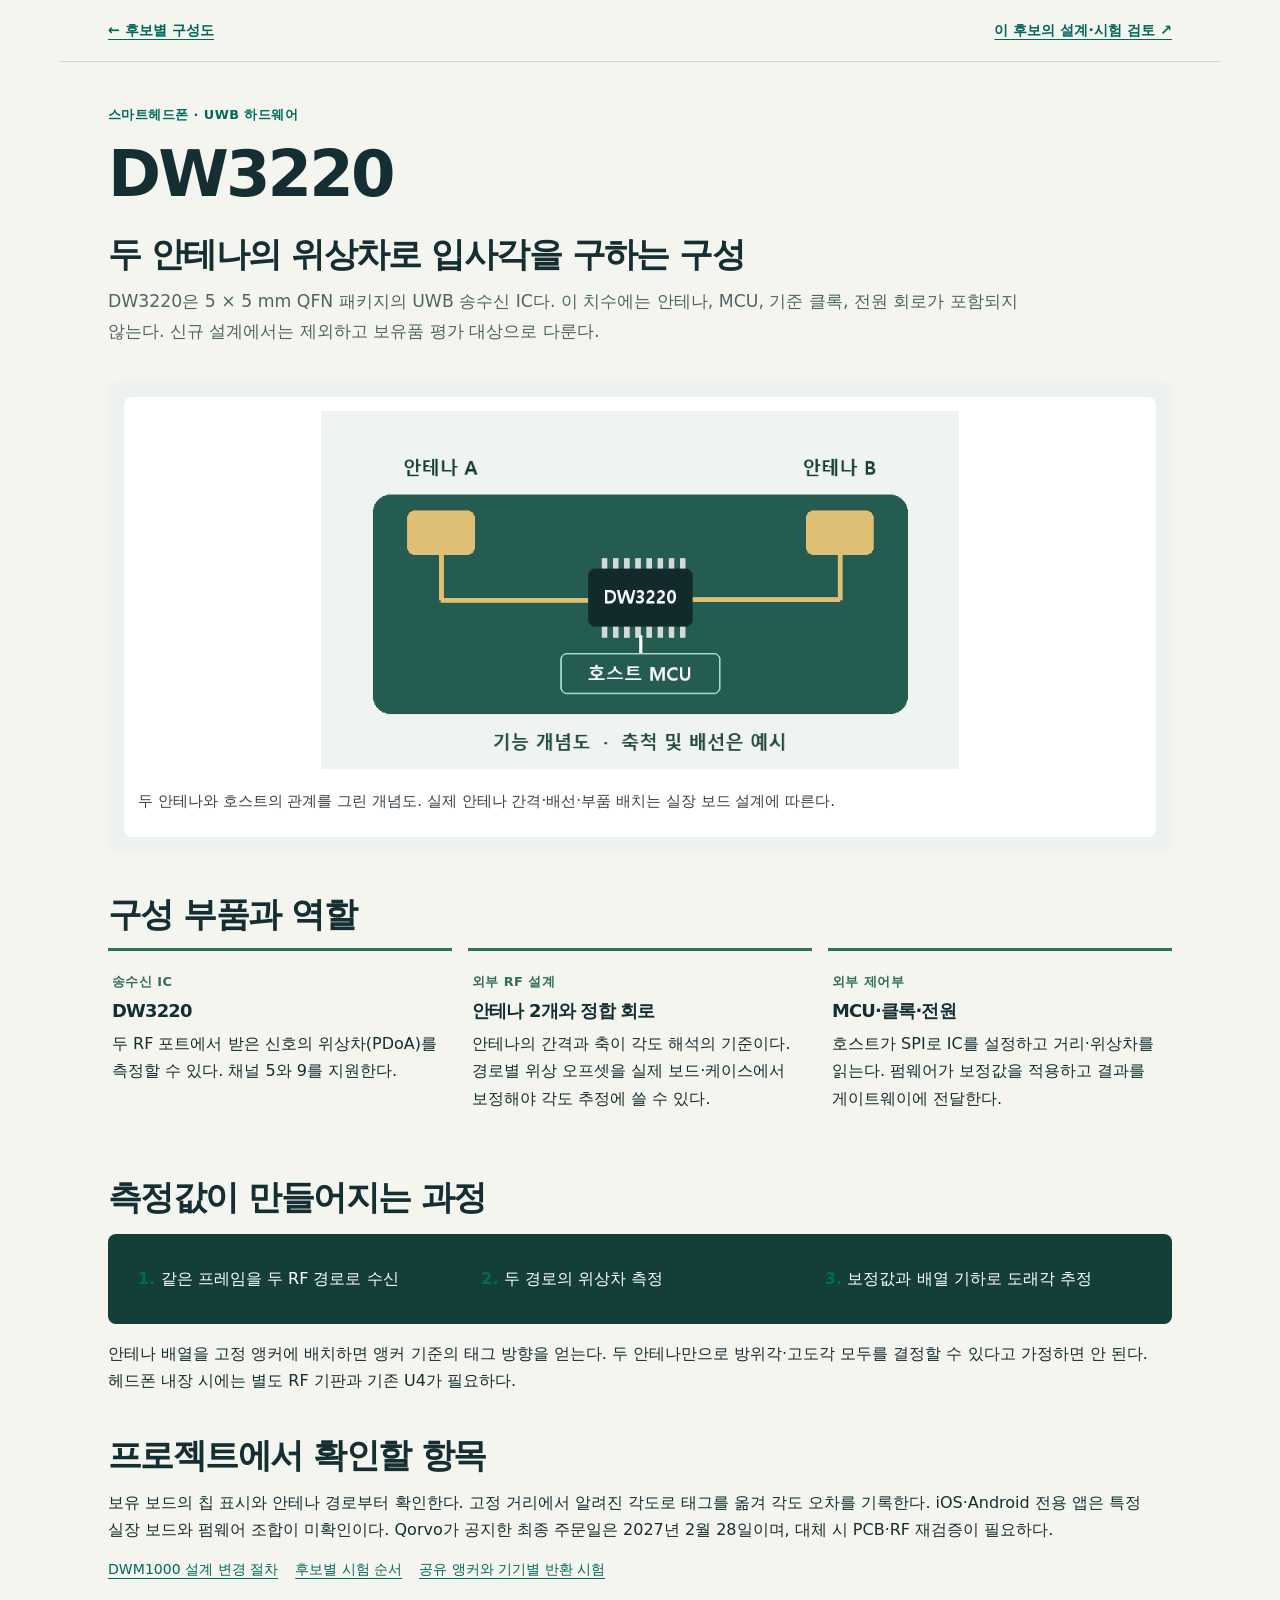
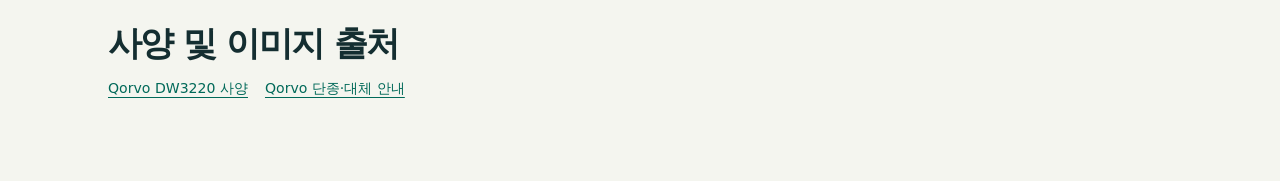
<file: dw3220-hardware.html>
<!doctype html>
<html lang="ko"><head><meta charset="utf-8"><meta name="viewport" content="width=device-width,initial-scale=1"><title>DW3220 부품 구성 | 스마트헤드폰 UWB 조사</title><link rel="stylesheet" href="research.css"><link rel="stylesheet" href="hardware-assets/guide.css"></head>
<body><header><a href="index.html#hardware-guides">← 후보별 구성도</a><a href="dw3220.html">이 후보의 설계·시험 검토 ↗</a></header><main class="guide">
<div class="intro"><small>스마트헤드폰 · UWB 하드웨어</small><h1>DW3220</h1><h2>두 안테나의 위상차로 입사각을 구하는 구성</h2><p>DW3220은 5 × 5 mm QFN 패키지의 UWB 송수신 IC다. 이 치수에는 안테나, MCU, 기준 클록, 전원 회로가 포함되지 않는다. 신규 설계에서는 제외하고 보유품 평가 대상으로 다룬다.</p></div>
<div class="gallery"><figure><a href="hardware-assets/dw3220-array.png"><img src="hardware-assets/dw3220-array.png" alt="두 안테나와 호스트의 관계를 그린 개념도. 실제 안테나 간격·배선·부품 배치는 실장 보드 설계에 따른다."></a><figcaption>두 안테나와 호스트의 관계를 그린 개념도. 실제 안테나 간격·배선·부품 배치는 실장 보드 설계에 따른다.</figcaption></figure></div>
<section><h2>구성 부품과 역할</h2><div class="parts"><div><small>송수신 IC</small><h3>DW3220</h3><p>두 RF 포트에서 받은 신호의 위상차(PDoA)를 측정할 수 있다. 채널 5와 9를 지원한다.</p></div>
<div><small>외부 RF 설계</small><h3>안테나 2개와 정합 회로</h3><p>안테나의 간격과 축이 각도 해석의 기준이다. 경로별 위상 오프셋을 실제 보드·케이스에서 보정해야 각도 추정에 쓸 수 있다.</p></div>
<div><small>외부 제어부</small><h3>MCU·클록·전원</h3><p>호스트가 SPI로 IC를 설정하고 거리·위상차를 읽는다. 펌웨어가 보정값을 적용하고 결과를 게이트웨이에 전달한다.</p></div></div></section>
<section><h2>측정값이 만들어지는 과정</h2><ol class="pathway"><li>같은 프레임을 두 RF 경로로 수신</li><li>두 경로의 위상차 측정</li><li>보정값과 배열 기하로 도래각 추정</li></ol><p>안테나 배열을 고정 앵커에 배치하면 앵커 기준의 태그 방향을 얻는다. 두 안테나만으로 방위각·고도각 모두를 결정할 수 있다고 가정하면 안 된다. 헤드폰 내장 시에는 별도 RF 기판과 기존 U4가 필요하다.</p></section>
<section><h2>프로젝트에서 확인할 항목</h2><p>보유 보드의 칩 표시와 안테나 경로부터 확인한다. 고정 거리에서 알려진 각도로 태그를 옮겨 각도 오차를 기록한다. iOS·Android 전용 앱은 특정 실장 보드와 펌웨어 조합이 미확인이다. Qorvo가 공지한 최종 주문일은 2027년 2월 28일이며, 대체 시 PCB·RF 재검증이 필요하다.</p><div class="refs"><a href="dw3220.html#migration">DWM1000 설계 변경 절차</a>
<a href="dw3220.html#tests">후보별 시험 순서</a>
<a href="protocol.html#shared-pairs">공유 앵커와 기기별 반환 시험</a></div></section>
<section><h2>사양 및 이미지 출처</h2><div class="refs"><a href="https://www.qorvo.com/products/p/DW3220">Qorvo DW3220 사양</a>
<a href="https://forum.qorvo.com/t/dw3220-eol-replacement-compatability/27053">Qorvo 단종·대체 안내</a></div></section></main></body></html>
</file>
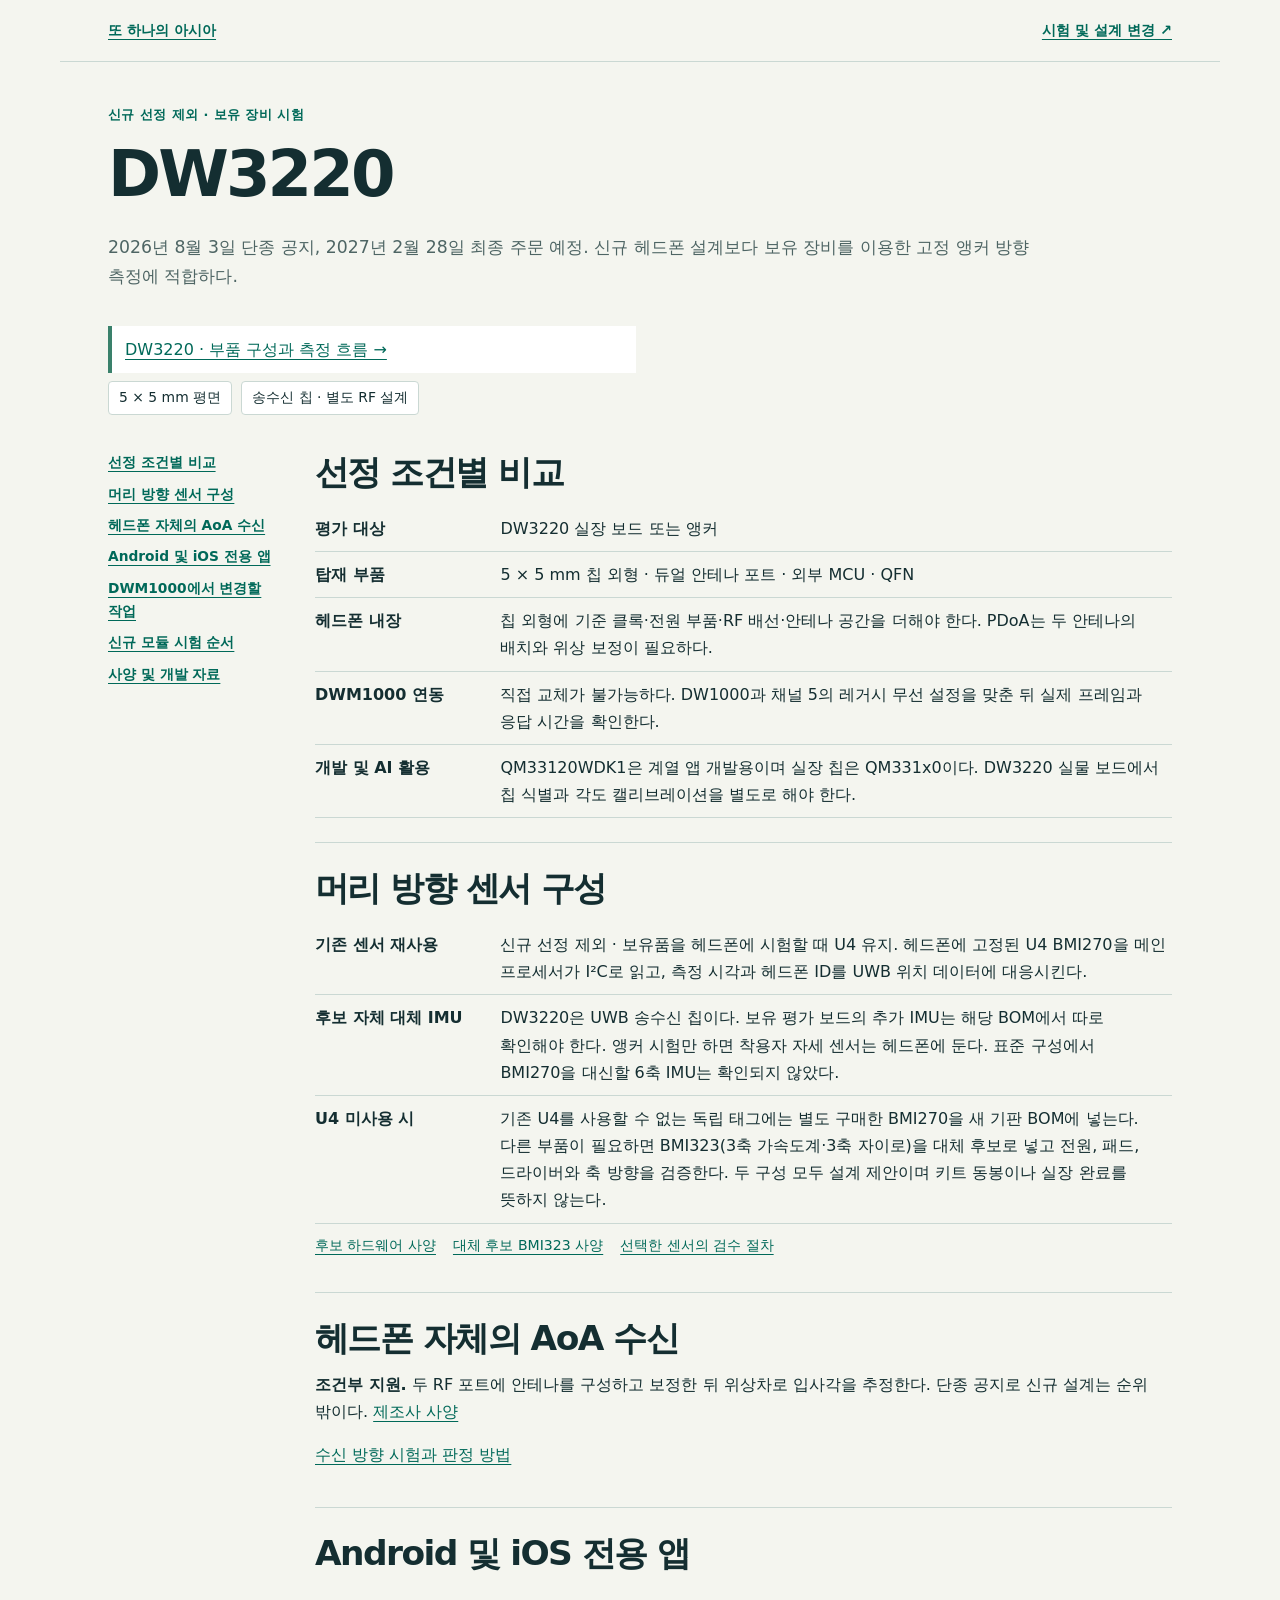
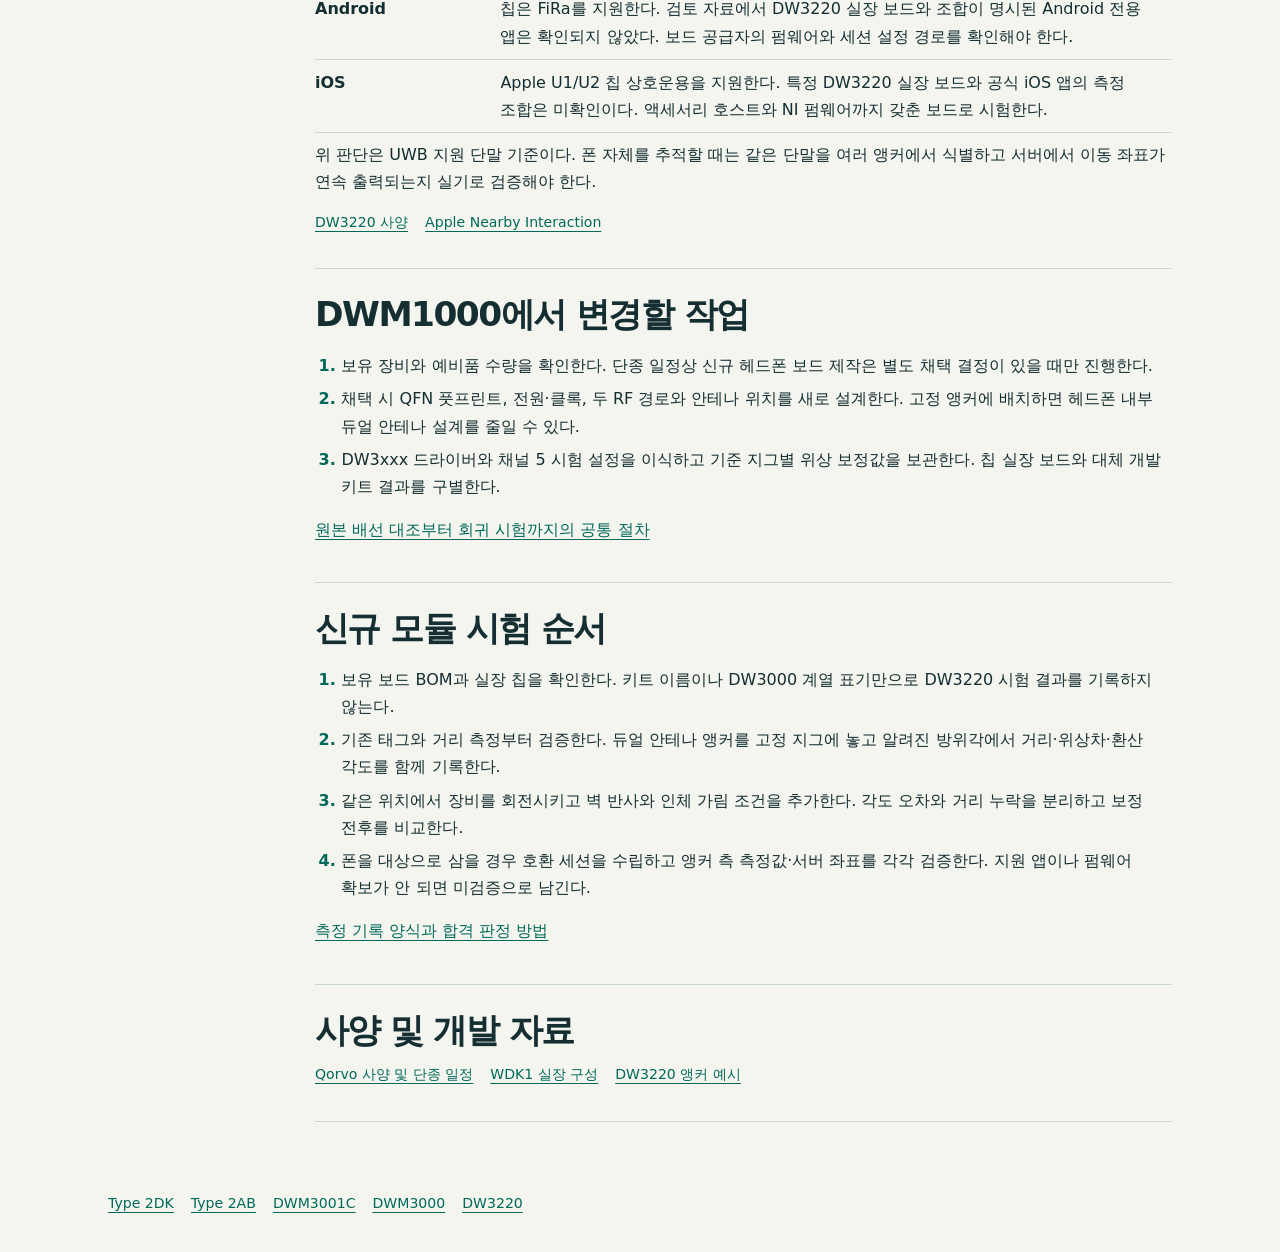
<file: dw3220.html>
<!doctype html>
<html lang="ko"><head><meta charset="utf-8"><meta name="viewport" content="width=device-width,initial-scale=1"><title>DW3220 | 또 하나의 아시아</title><link rel="stylesheet" href="research.css"></head><body><header><a href="index.html">또 하나의 아시아</a><a href="protocol.html">시험 및 설계 변경 ↗</a></header><main><div class="intro"><small>신규 선정 제외 · 보유 장비 시험</small><h1>DW3220</h1><p>2026년 8월 3일 단종 공지, 2027년 2월 28일 최종 주문 예정. 신규 헤드폰 설계보다 보유 장비를 이용한 고정 앵커 방향 측정에 적합하다.</p></div><div class="testlinks"><a href="dw3220-hardware.html">DW3220 · 부품 구성과 측정 흐름 →</a></div><div class="facts"><span>5 × 5 mm 평면</span><span>송수신 칩 · 별도 RF 설계</span></div><div class="layout"><nav class="side" aria-label="페이지 목차"><a href="#compare">선정 조건별 비교</a><a href="#head-imu">머리 방향 센서 구성</a><a href="#aoa">헤드폰 자체의 AoA 수신</a><a href="#mobile-apps">Android 및 iOS 전용 앱</a><a href="#migration">DWM1000에서 변경할 작업</a><a href="#tests">신규 모듈 시험 순서</a><a href="#sources">사양 및 개발 자료</a></nav><article><section class="section" id="compare"><h2>선정 조건별 비교</h2><dl><div><dt>평가 대상</dt><dd>DW3220 실장 보드 또는 앵커</dd></div><div><dt>탑재 부품</dt><dd>5 × 5 mm 칩 외형 · 듀얼 안테나 포트 · 외부 MCU · QFN</dd></div><div><dt>헤드폰 내장</dt><dd>칩 외형에 기준 클록·전원 부품·RF 배선·안테나 공간을 더해야 한다. PDoA는 두 안테나의 배치와 위상 보정이 필요하다.</dd></div><div><dt>DWM1000 연동</dt><dd>직접 교체가 불가능하다. DW1000과 채널 5의 레거시 무선 설정을 맞춘 뒤 실제 프레임과 응답 시간을 확인한다.</dd></div><div><dt>개발 및 AI 활용</dt><dd>QM33120WDK1은 계열 앱 개발용이며 실장 칩은 QM331x0이다. DW3220 실물 보드에서 칩 식별과 각도 캘리브레이션을 별도로 해야 한다.</dd></div></dl></section><section class="section" id="head-imu"><h2>머리 방향 센서 구성</h2><dl><div><dt>기존 센서 재사용</dt><dd>신규 선정 제외 · 보유품을 헤드폰에 시험할 때 U4 유지. 헤드폰에 고정된 U4 BMI270을 메인 프로세서가 I²C로 읽고, 측정 시각과 헤드폰 ID를 UWB 위치 데이터에 대응시킨다.</dd></div><div><dt>후보 자체 대체 IMU</dt><dd>DW3220은 UWB 송수신 칩이다. 보유 평가 보드의 추가 IMU는 해당 BOM에서 따로 확인해야 한다. 앵커 시험만 하면 착용자 자세 센서는 헤드폰에 둔다. 표준 구성에서 BMI270을 대신할 6축 IMU는 확인되지 않았다.</dd></div><div><dt>U4 미사용 시</dt><dd>기존 U4를 사용할 수 없는 독립 태그에는 별도 구매한 BMI270을 새 기판 BOM에 넣는다. 다른 부품이 필요하면 BMI323(3축 가속도계·3축 자이로)을 대체 후보로 넣고 전원, 패드, 드라이버와 축 방향을 검증한다. 두 구성 모두 설계 제안이며 키트 동봉이나 실장 완료를 뜻하지 않는다.</dd></div></dl><div class="links"><a href="https://www.qorvo.com/products/p/DW3220">후보 하드웨어 사양</a><a href="https://www.bosch-sensortec.com/media/boschsensortec/downloads/product_flyer/bst-bmi323-fl000.pdf">대체 후보 BMI323 사양</a><a href="protocol.html#head-imu">선택한 센서의 검수 절차</a></div></section><section class="section" id="aoa"><h2>헤드폰 자체의 AoA 수신</h2><p><b>조건부 지원.</b> 두 RF 포트에 안테나를 구성하고 보정한 뒤 위상차로 입사각을 추정한다. 단종 공지로 신규 설계는 순위 밖이다. <a href="https://www.qorvo.com/products/p/DW3220">제조사 사양</a></p><p><a href="protocol.html#aoa">수신 방향 시험과 판정 방법</a></p></section><section class="section" id="mobile-apps"><h2>Android 및 iOS 전용 앱</h2><dl><div><dt>Android</dt><dd>칩은 FiRa를 지원한다. 검토 자료에서 DW3220 실장 보드와 조합이 명시된 Android 전용 앱은 확인되지 않았다. 보드 공급자의 펌웨어와 세션 설정 경로를 확인해야 한다.</dd></div><div><dt>iOS</dt><dd>Apple U1/U2 칩 상호운용을 지원한다. 특정 DW3220 실장 보드와 공식 iOS 앱의 측정 조합은 미확인이다. 액세서리 호스트와 NI 펌웨어까지 갖춘 보드로 시험한다.</dd></div></dl><p>위 판단은 UWB 지원 단말 기준이다. 폰 자체를 추적할 때는 같은 단말을 여러 앵커에서 식별하고 서버에서 이동 좌표가 연속 출력되는지 실기로 검증해야 한다.</p><div class="links"><a href="https://www.qorvo.com/products/p/DW3220">DW3220 사양</a><a href="https://developer.apple.com/nearby-interaction/">Apple Nearby Interaction</a></div></section><section class="section" id="migration"><h2>DWM1000에서 변경할 작업</h2><ol><li>보유 장비와 예비품 수량을 확인한다. 단종 일정상 신규 헤드폰 보드 제작은 별도 채택 결정이 있을 때만 진행한다.</li><li>채택 시 QFN 풋프린트, 전원·클록, 두 RF 경로와 안테나 위치를 새로 설계한다. 고정 앵커에 배치하면 헤드폰 내부 듀얼 안테나 설계를 줄일 수 있다.</li><li>DW3xxx 드라이버와 채널 5 시험 설정을 이식하고 기준 지그별 위상 보정값을 보관한다. 칩 실장 보드와 대체 개발 키트 결과를 구별한다.</li></ol><p><a href="protocol.html#change">원본 배선 대조부터 회귀 시험까지의 공통 절차</a></p></section><section class="section" id="tests"><h2>신규 모듈 시험 순서</h2><ol><li>보유 보드 BOM과 실장 칩을 확인한다. 키트 이름이나 DW3000 계열 표기만으로 DW3220 시험 결과를 기록하지 않는다.</li><li>기존 태그와 거리 측정부터 검증한다. 듀얼 안테나 앵커를 고정 지그에 놓고 알려진 방위각에서 거리·위상차·환산 각도를 함께 기록한다.</li><li>같은 위치에서 장비를 회전시키고 벽 반사와 인체 가림 조건을 추가한다. 각도 오차와 거리 누락을 분리하고 보정 전후를 비교한다.</li><li>폰을 대상으로 삼을 경우 호환 세션을 수립하고 앵커 측 측정값·서버 좌표를 각각 검증한다. 지원 앱이나 펌웨어 확보가 안 되면 미검증으로 남긴다.</li></ol><p><a href="protocol.html#accept">측정 기록 양식과 합격 판정 방법</a></p></section><section class="section" id="sources"><h2>사양 및 개발 자료</h2><div class="links"><a href="https://www.qorvo.com/products/p/DW3220">Qorvo 사양 및 단종 일정</a><a href="https://www.qorvo.com/products/ek/QM33120WDK1">WDK1 실장 구성</a><a href="https://rtls1.haorutech.com/en/products/ulm3-pdoa">DW3220 앵커 예시</a></div></section></article></div></main><footer><div class="refs"><a href="type-2dk.html">Type 2DK</a><a href="type-2ab.html">Type 2AB</a><a href="dwm3001c.html">DWM3001C</a><a href="dwm3000.html">DWM3000</a><a href="dw3220.html">DW3220</a></div></footer></body></html>
</file>
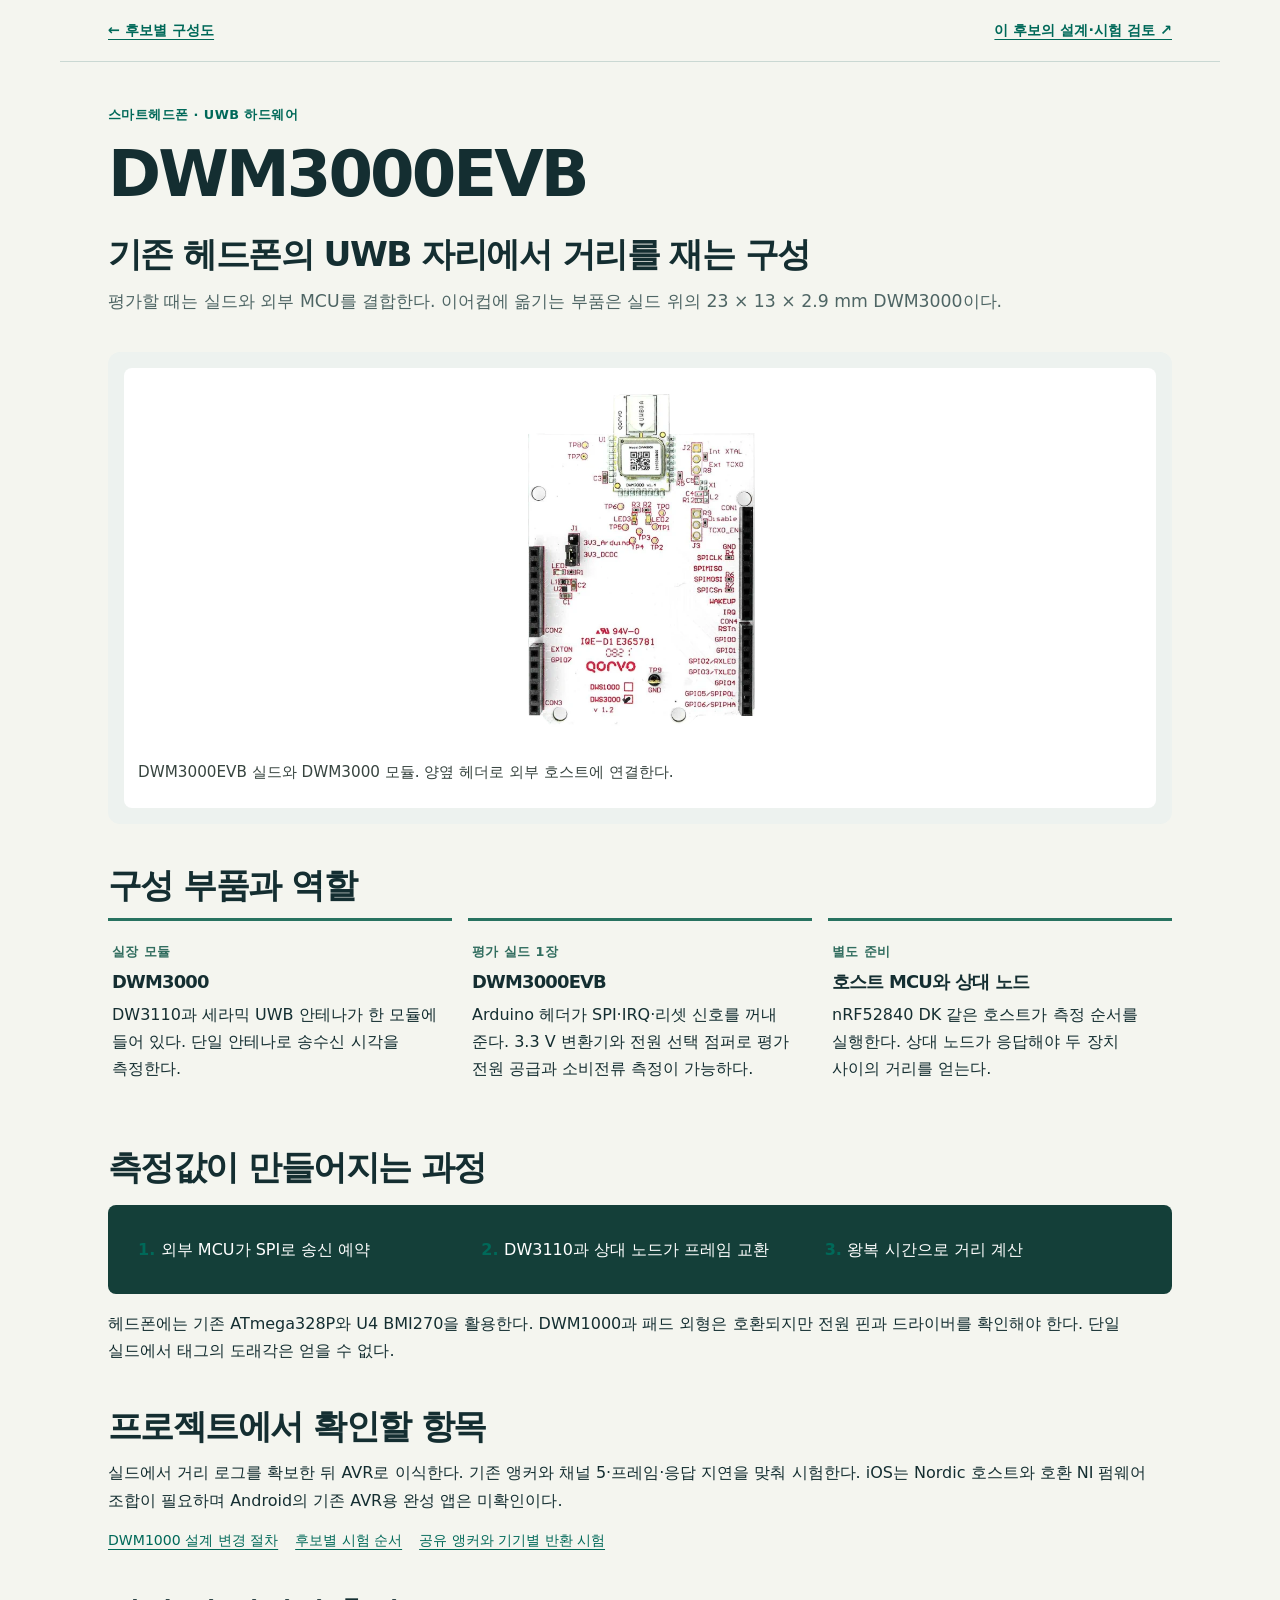
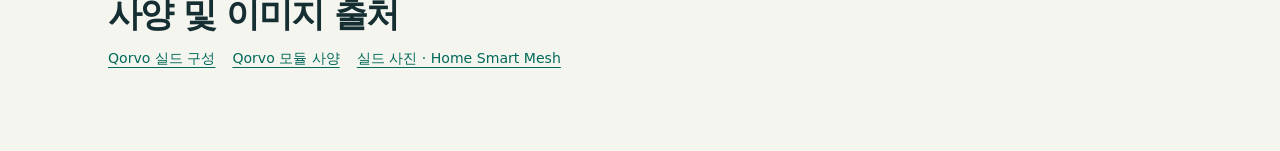
<file: dwm3000-hardware.html>
<!doctype html>
<html lang="ko"><head><meta charset="utf-8"><meta name="viewport" content="width=device-width,initial-scale=1"><title>DWM3000EVB 부품 구성 | 스마트헤드폰 UWB 조사</title><link rel="stylesheet" href="research.css"><link rel="stylesheet" href="hardware-assets/guide.css"></head>
<body><header><a href="index.html#hardware-guides">← 후보별 구성도</a><a href="dwm3000.html">이 후보의 설계·시험 검토 ↗</a></header><main class="guide">
<div class="intro"><small>스마트헤드폰 · UWB 하드웨어</small><h1>DWM3000EVB</h1><h2>기존 헤드폰의 UWB 자리에서 거리를 재는 구성</h2><p>평가할 때는 실드와 외부 MCU를 결합한다. 이어컵에 옮기는 부품은 실드 위의 23 × 13 × 2.9 mm DWM3000이다.</p></div>
<div class="gallery"><figure><a href="hardware-assets/dwm3000evb.webp"><img src="hardware-assets/dwm3000evb.webp" alt="DWM3000EVB 실드와 DWM3000 모듈. 양옆 헤더로 외부 호스트에 연결한다."></a><figcaption>DWM3000EVB 실드와 DWM3000 모듈. 양옆 헤더로 외부 호스트에 연결한다.</figcaption></figure></div>
<section><h2>구성 부품과 역할</h2><div class="parts"><div><small>실장 모듈</small><h3>DWM3000</h3><p>DW3110과 세라믹 UWB 안테나가 한 모듈에 들어 있다. 단일 안테나로 송수신 시각을 측정한다.</p></div>
<div><small>평가 실드 1장</small><h3>DWM3000EVB</h3><p>Arduino 헤더가 SPI·IRQ·리셋 신호를 꺼내 준다. 3.3 V 변환기와 전원 선택 점퍼로 평가 전원 공급과 소비전류 측정이 가능하다.</p></div>
<div><small>별도 준비</small><h3>호스트 MCU와 상대 노드</h3><p>nRF52840 DK 같은 호스트가 측정 순서를 실행한다. 상대 노드가 응답해야 두 장치 사이의 거리를 얻는다.</p></div></div></section>
<section><h2>측정값이 만들어지는 과정</h2><ol class="pathway"><li>외부 MCU가 SPI로 송신 예약</li><li>DW3110과 상대 노드가 프레임 교환</li><li>왕복 시간으로 거리 계산</li></ol><p>헤드폰에는 기존 ATmega328P와 U4 BMI270을 활용한다. DWM1000과 패드 외형은 호환되지만 전원 핀과 드라이버를 확인해야 한다. 단일 실드에서 태그의 도래각은 얻을 수 없다.</p></section>
<section><h2>프로젝트에서 확인할 항목</h2><p>실드에서 거리 로그를 확보한 뒤 AVR로 이식한다. 기존 앵커와 채널 5·프레임·응답 지연을 맞춰 시험한다. iOS는 Nordic 호스트와 호환 NI 펌웨어 조합이 필요하며 Android의 기존 AVR용 완성 앱은 미확인이다.</p><div class="refs"><a href="dwm3000.html#migration">DWM1000 설계 변경 절차</a>
<a href="dwm3000.html#tests">후보별 시험 순서</a>
<a href="protocol.html#shared-pairs">공유 앵커와 기기별 반환 시험</a></div></section>
<section><h2>사양 및 이미지 출처</h2><div class="refs"><a href="https://www.qorvo.com/products/ek/DWM3000EVB">Qorvo 실드 구성</a>
<a href="https://www.qorvo.com/products/p/DWM3000">Qorvo 모듈 사양</a>
<a href="https://homesmartmesh.github.io/protocols/ultrawideband/#dwm3000-evb">실드 사진 · Home Smart Mesh</a></div></section></main></body></html>
</file>
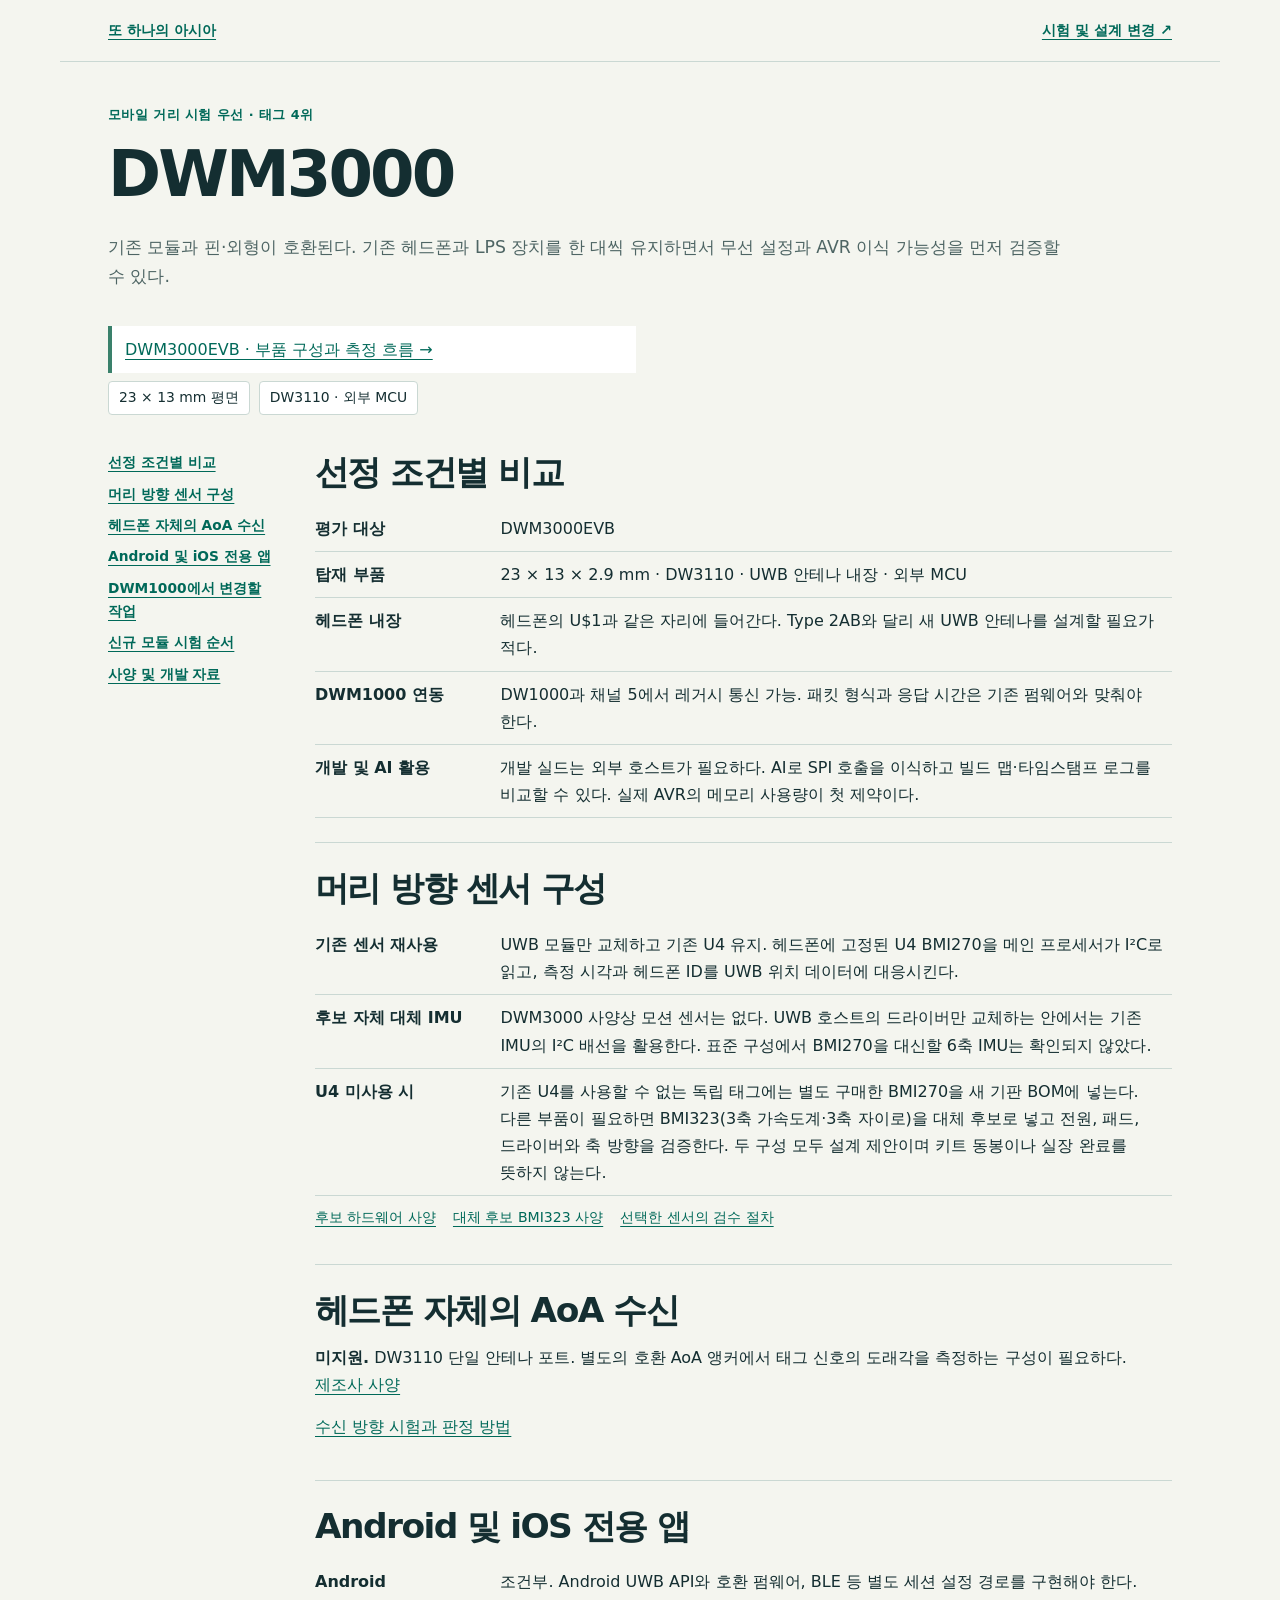
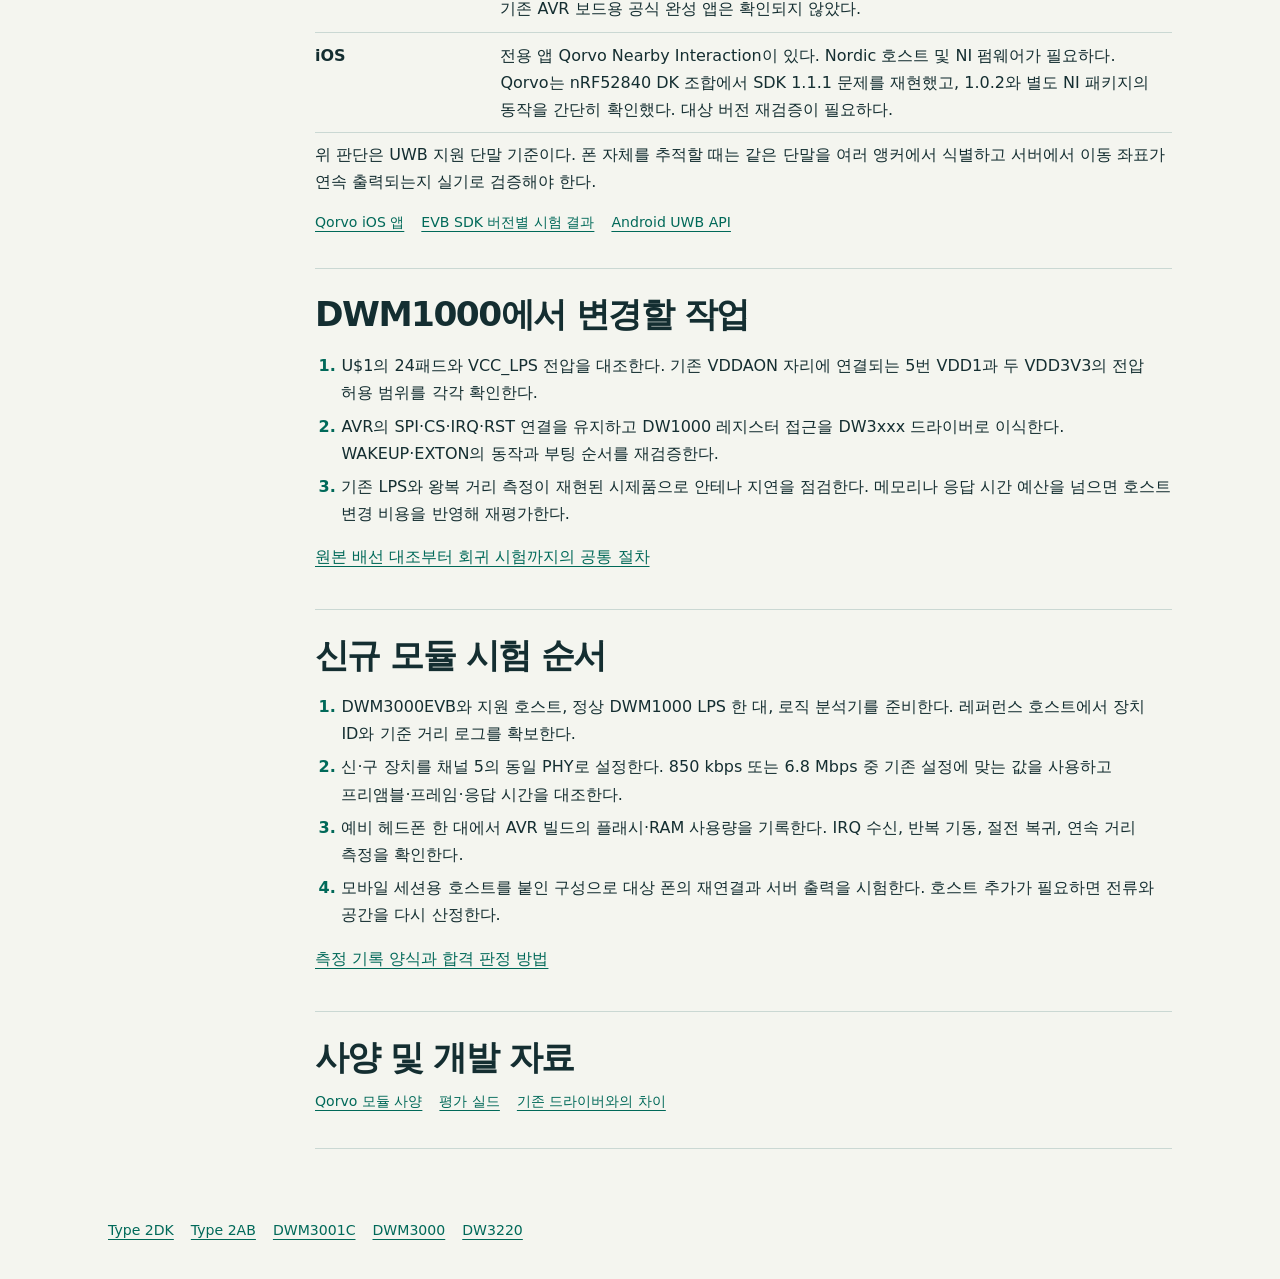
<file: dwm3000.html>
<!doctype html>
<html lang="ko"><head><meta charset="utf-8"><meta name="viewport" content="width=device-width,initial-scale=1"><title>DWM3000 | 또 하나의 아시아</title><link rel="stylesheet" href="research.css"></head><body><header><a href="index.html">또 하나의 아시아</a><a href="protocol.html">시험 및 설계 변경 ↗</a></header><main><div class="intro"><small>모바일 거리 시험 우선 · 태그 4위</small><h1>DWM3000</h1><p>기존 모듈과 핀·외형이 호환된다. 기존 헤드폰과 LPS 장치를 한 대씩 유지하면서 무선 설정과 AVR 이식 가능성을 먼저 검증할 수 있다.</p></div><div class="testlinks"><a href="dwm3000-hardware.html">DWM3000EVB · 부품 구성과 측정 흐름 →</a></div><div class="facts"><span>23 × 13 mm 평면</span><span>DW3110 · 외부 MCU</span></div><div class="layout"><nav class="side" aria-label="페이지 목차"><a href="#compare">선정 조건별 비교</a><a href="#head-imu">머리 방향 센서 구성</a><a href="#aoa">헤드폰 자체의 AoA 수신</a><a href="#mobile-apps">Android 및 iOS 전용 앱</a><a href="#migration">DWM1000에서 변경할 작업</a><a href="#tests">신규 모듈 시험 순서</a><a href="#sources">사양 및 개발 자료</a></nav><article><section class="section" id="compare"><h2>선정 조건별 비교</h2><dl><div><dt>평가 대상</dt><dd>DWM3000EVB</dd></div><div><dt>탑재 부품</dt><dd>23 × 13 × 2.9 mm · DW3110 · UWB 안테나 내장 · 외부 MCU</dd></div><div><dt>헤드폰 내장</dt><dd>헤드폰의 U$1과 같은 자리에 들어간다. Type 2AB와 달리 새 UWB 안테나를 설계할 필요가 적다.</dd></div><div><dt>DWM1000 연동</dt><dd>DW1000과 채널 5에서 레거시 통신 가능. 패킷 형식과 응답 시간은 기존 펌웨어와 맞춰야 한다.</dd></div><div><dt>개발 및 AI 활용</dt><dd>개발 실드는 외부 호스트가 필요하다. AI로 SPI 호출을 이식하고 빌드 맵·타임스탬프 로그를 비교할 수 있다. 실제 AVR의 메모리 사용량이 첫 제약이다.</dd></div></dl></section><section class="section" id="head-imu"><h2>머리 방향 센서 구성</h2><dl><div><dt>기존 센서 재사용</dt><dd>UWB 모듈만 교체하고 기존 U4 유지. 헤드폰에 고정된 U4 BMI270을 메인 프로세서가 I²C로 읽고, 측정 시각과 헤드폰 ID를 UWB 위치 데이터에 대응시킨다.</dd></div><div><dt>후보 자체 대체 IMU</dt><dd>DWM3000 사양상 모션 센서는 없다. UWB 호스트의 드라이버만 교체하는 안에서는 기존 IMU의 I²C 배선을 활용한다. 표준 구성에서 BMI270을 대신할 6축 IMU는 확인되지 않았다.</dd></div><div><dt>U4 미사용 시</dt><dd>기존 U4를 사용할 수 없는 독립 태그에는 별도 구매한 BMI270을 새 기판 BOM에 넣는다. 다른 부품이 필요하면 BMI323(3축 가속도계·3축 자이로)을 대체 후보로 넣고 전원, 패드, 드라이버와 축 방향을 검증한다. 두 구성 모두 설계 제안이며 키트 동봉이나 실장 완료를 뜻하지 않는다.</dd></div></dl><div class="links"><a href="https://www.qorvo.com/products/p/DWM3000">후보 하드웨어 사양</a><a href="https://www.bosch-sensortec.com/media/boschsensortec/downloads/product_flyer/bst-bmi323-fl000.pdf">대체 후보 BMI323 사양</a><a href="protocol.html#head-imu">선택한 센서의 검수 절차</a></div></section><section class="section" id="aoa"><h2>헤드폰 자체의 AoA 수신</h2><p><b>미지원.</b> DW3110 단일 안테나 포트. 별도의 호환 AoA 앵커에서 태그 신호의 도래각을 측정하는 구성이 필요하다. <a href="https://www.qorvo.com/products/p/DW3110">제조사 사양</a></p><p><a href="protocol.html#aoa">수신 방향 시험과 판정 방법</a></p></section><section class="section" id="mobile-apps"><h2>Android 및 iOS 전용 앱</h2><dl><div><dt>Android</dt><dd>조건부. Android UWB API와 호환 펌웨어, BLE 등 별도 세션 설정 경로를 구현해야 한다. 기존 AVR 보드용 공식 완성 앱은 확인되지 않았다.</dd></div><div><dt>iOS</dt><dd>전용 앱 Qorvo Nearby Interaction이 있다. Nordic 호스트 및 NI 펌웨어가 필요하다. Qorvo는 nRF52840 DK 조합에서 SDK 1.1.1 문제를 재현했고, 1.0.2와 별도 NI 패키지의 동작을 간단히 확인했다. 대상 버전 재검증이 필요하다.</dd></div></dl><p>위 판단은 UWB 지원 단말 기준이다. 폰 자체를 추적할 때는 같은 단말을 여러 앵커에서 식별하고 서버에서 이동 좌표가 연속 출력되는지 실기로 검증해야 한다.</p><div class="links"><a href="https://apps.apple.com/kr/app/qorvo-nearby-interaction/id1615369084">Qorvo iOS 앱</a><a href="https://forum.qorvo.com/t/nrf52840dk-dwm3000evb-qani-hangs-after-sent-shareable-configuration-data/25749">EVB SDK 버전별 시험 결과</a><a href="https://developer.android.com/develop/connectivity/uwb">Android UWB API</a></div></section><section class="section" id="migration"><h2>DWM1000에서 변경할 작업</h2><ol><li>U$1의 24패드와 VCC_LPS 전압을 대조한다. 기존 VDDAON 자리에 연결되는 5번 VDD1과 두 VDD3V3의 전압 허용 범위를 각각 확인한다.</li><li>AVR의 SPI·CS·IRQ·RST 연결을 유지하고 DW1000 레지스터 접근을 DW3xxx 드라이버로 이식한다. WAKEUP·EXTON의 동작과 부팅 순서를 재검증한다.</li><li>기존 LPS와 왕복 거리 측정이 재현된 시제품으로 안테나 지연을 점검한다. 메모리나 응답 시간 예산을 넘으면 호스트 변경 비용을 반영해 재평가한다.</li></ol><p><a href="protocol.html#change">원본 배선 대조부터 회귀 시험까지의 공통 절차</a></p></section><section class="section" id="tests"><h2>신규 모듈 시험 순서</h2><ol><li>DWM3000EVB와 지원 호스트, 정상 DWM1000 LPS 한 대, 로직 분석기를 준비한다. 레퍼런스 호스트에서 장치 ID와 기준 거리 로그를 확보한다.</li><li>신·구 장치를 채널 5의 동일 PHY로 설정한다. 850 kbps 또는 6.8 Mbps 중 기존 설정에 맞는 값을 사용하고 프리앰블·프레임·응답 시간을 대조한다.</li><li>예비 헤드폰 한 대에서 AVR 빌드의 플래시·RAM 사용량을 기록한다. IRQ 수신, 반복 기동, 절전 복귀, 연속 거리 측정을 확인한다.</li><li>모바일 세션용 호스트를 붙인 구성으로 대상 폰의 재연결과 서버 출력을 시험한다. 호스트 추가가 필요하면 전류와 공간을 다시 산정한다.</li></ol><p><a href="protocol.html#accept">측정 기록 양식과 합격 판정 방법</a></p></section><section class="section" id="sources"><h2>사양 및 개발 자료</h2><div class="links"><a href="https://www.qorvo.com/products/p/DWM3000">Qorvo 모듈 사양</a><a href="https://www.qorvo.com/products/ek/DWM3000EVB">평가 실드</a><a href="https://forum.qorvo.com/t/dwm1000-to-dwm3000-migration/10120">기존 드라이버와의 차이</a></div></section></article></div></main><footer><div class="refs"><a href="type-2dk.html">Type 2DK</a><a href="type-2ab.html">Type 2AB</a><a href="dwm3001c.html">DWM3001C</a><a href="dwm3000.html">DWM3000</a><a href="dw3220.html">DW3220</a></div></footer></body></html>
</file>
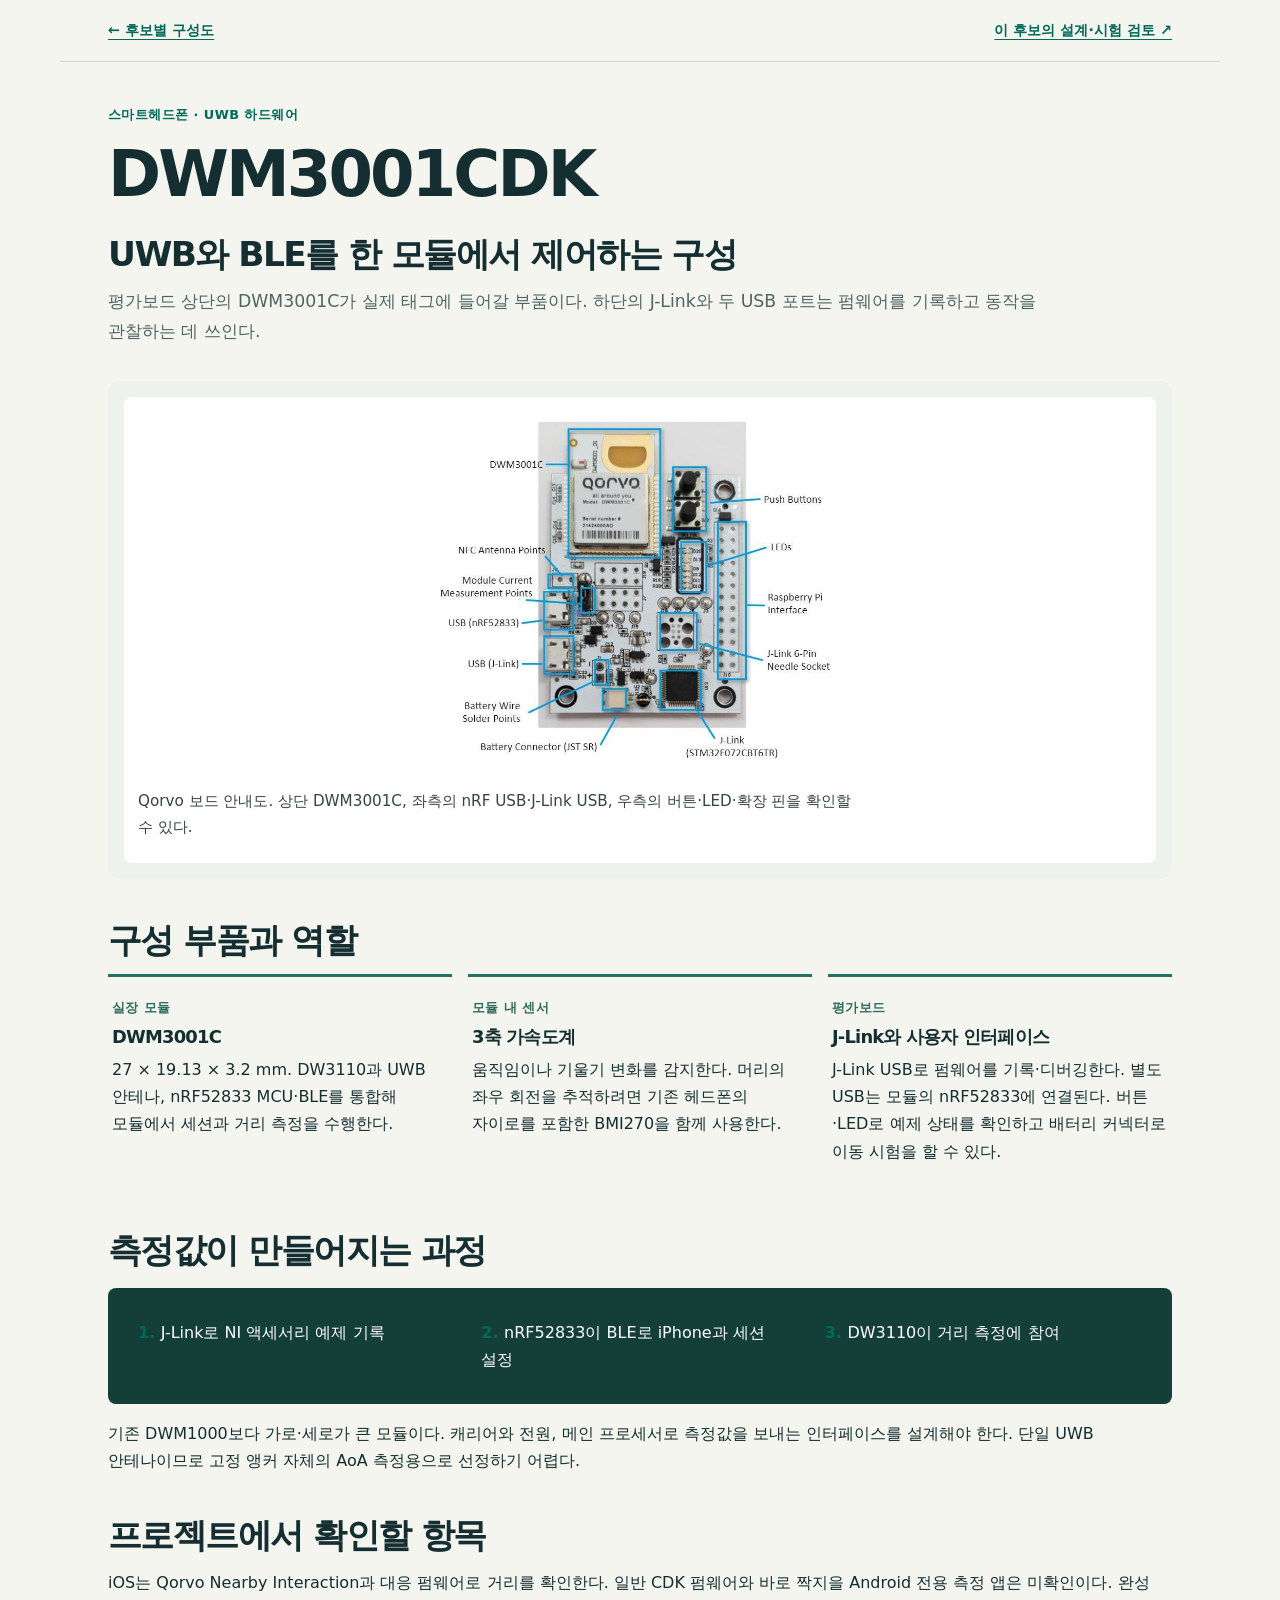
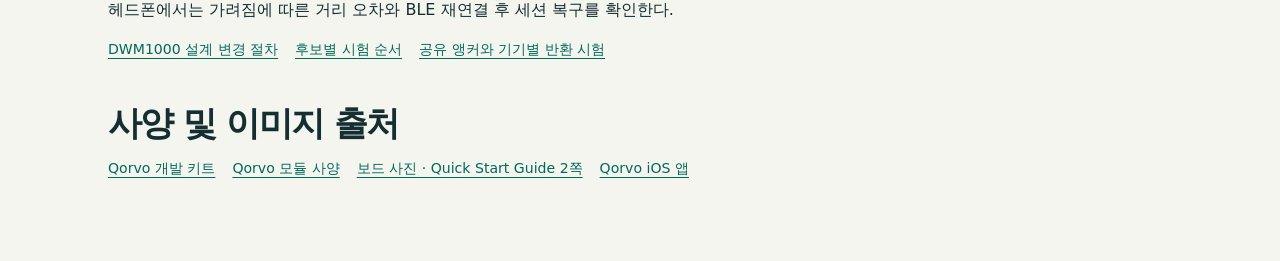
<file: dwm3001c-hardware.html>
<!doctype html>
<html lang="ko"><head><meta charset="utf-8"><meta name="viewport" content="width=device-width,initial-scale=1"><title>DWM3001CDK 부품 구성 | 스마트헤드폰 UWB 조사</title><link rel="stylesheet" href="research.css"><link rel="stylesheet" href="hardware-assets/guide.css"></head>
<body><header><a href="index.html#hardware-guides">← 후보별 구성도</a><a href="dwm3001c.html">이 후보의 설계·시험 검토 ↗</a></header><main class="guide">
<div class="intro"><small>스마트헤드폰 · UWB 하드웨어</small><h1>DWM3001CDK</h1><h2>UWB와 BLE를 한 모듈에서 제어하는 구성</h2><p>평가보드 상단의 DWM3001C가 실제 태그에 들어갈 부품이다. 하단의 J-Link와 두 USB 포트는 펌웨어를 기록하고 동작을 관찰하는 데 쓰인다.</p></div>
<div class="gallery"><figure><a href="hardware-assets/dwm3001cdk.jpg"><img src="hardware-assets/dwm3001cdk.jpg" alt="Qorvo 보드 안내도. 상단 DWM3001C, 좌측의 nRF USB·J-Link USB, 우측의 버튼·LED·확장 핀을 확인할 수 있다."></a><figcaption>Qorvo 보드 안내도. 상단 DWM3001C, 좌측의 nRF USB·J-Link USB, 우측의 버튼·LED·확장 핀을 확인할 수 있다.</figcaption></figure></div>
<section><h2>구성 부품과 역할</h2><div class="parts"><div><small>실장 모듈</small><h3>DWM3001C</h3><p>27 × 19.13 × 3.2 mm. DW3110과 UWB 안테나, nRF52833 MCU·BLE를 통합해 모듈에서 세션과 거리 측정을 수행한다.</p></div>
<div><small>모듈 내 센서</small><h3>3축 가속도계</h3><p>움직임이나 기울기 변화를 감지한다. 머리의 좌우 회전을 추적하려면 기존 헤드폰의 자이로를 포함한 BMI270을 함께 사용한다.</p></div>
<div><small>평가보드</small><h3>J-Link와 사용자 인터페이스</h3><p>J-Link USB로 펌웨어를 기록·디버깅한다. 별도 USB는 모듈의 nRF52833에 연결된다. 버튼·LED로 예제 상태를 확인하고 배터리 커넥터로 이동 시험을 할 수 있다.</p></div></div></section>
<section><h2>측정값이 만들어지는 과정</h2><ol class="pathway"><li>J-Link로 NI 액세서리 예제 기록</li><li>nRF52833이 BLE로 iPhone과 세션 설정</li><li>DW3110이 거리 측정에 참여</li></ol><p>기존 DWM1000보다 가로·세로가 큰 모듈이다. 캐리어와 전원, 메인 프로세서로 측정값을 보내는 인터페이스를 설계해야 한다. 단일 UWB 안테나이므로 고정 앵커 자체의 AoA 측정용으로 선정하기 어렵다.</p></section>
<section><h2>프로젝트에서 확인할 항목</h2><p>iOS는 Qorvo Nearby Interaction과 대응 펌웨어로 거리를 확인한다. 일반 CDK 펌웨어와 바로 짝지을 Android 전용 측정 앱은 미확인이다. 완성 헤드폰에서는 가려짐에 따른 거리 오차와 BLE 재연결 후 세션 복구를 확인한다.</p><div class="refs"><a href="dwm3001c.html#migration">DWM1000 설계 변경 절차</a>
<a href="dwm3001c.html#tests">후보별 시험 순서</a>
<a href="protocol.html#shared-pairs">공유 앵커와 기기별 반환 시험</a></div></section>
<section><h2>사양 및 이미지 출처</h2><div class="refs"><a href="https://www.qorvo.com/products/ek/DWM3001CDK">Qorvo 개발 키트</a>
<a href="https://www.qorvo.com/products/p/DWM3001C">Qorvo 모듈 사양</a>
<a href="https://xonstorage.z8.web.core.windows.net/pdf/qorvo_dwm3001cdk_apr22_xonlink.pdf">보드 사진 · Quick Start Guide 2쪽</a>
<a href="https://apps.apple.com/kr/app/qorvo-nearby-interaction/id1615369084">Qorvo iOS 앱</a></div></section></main></body></html>
</file>
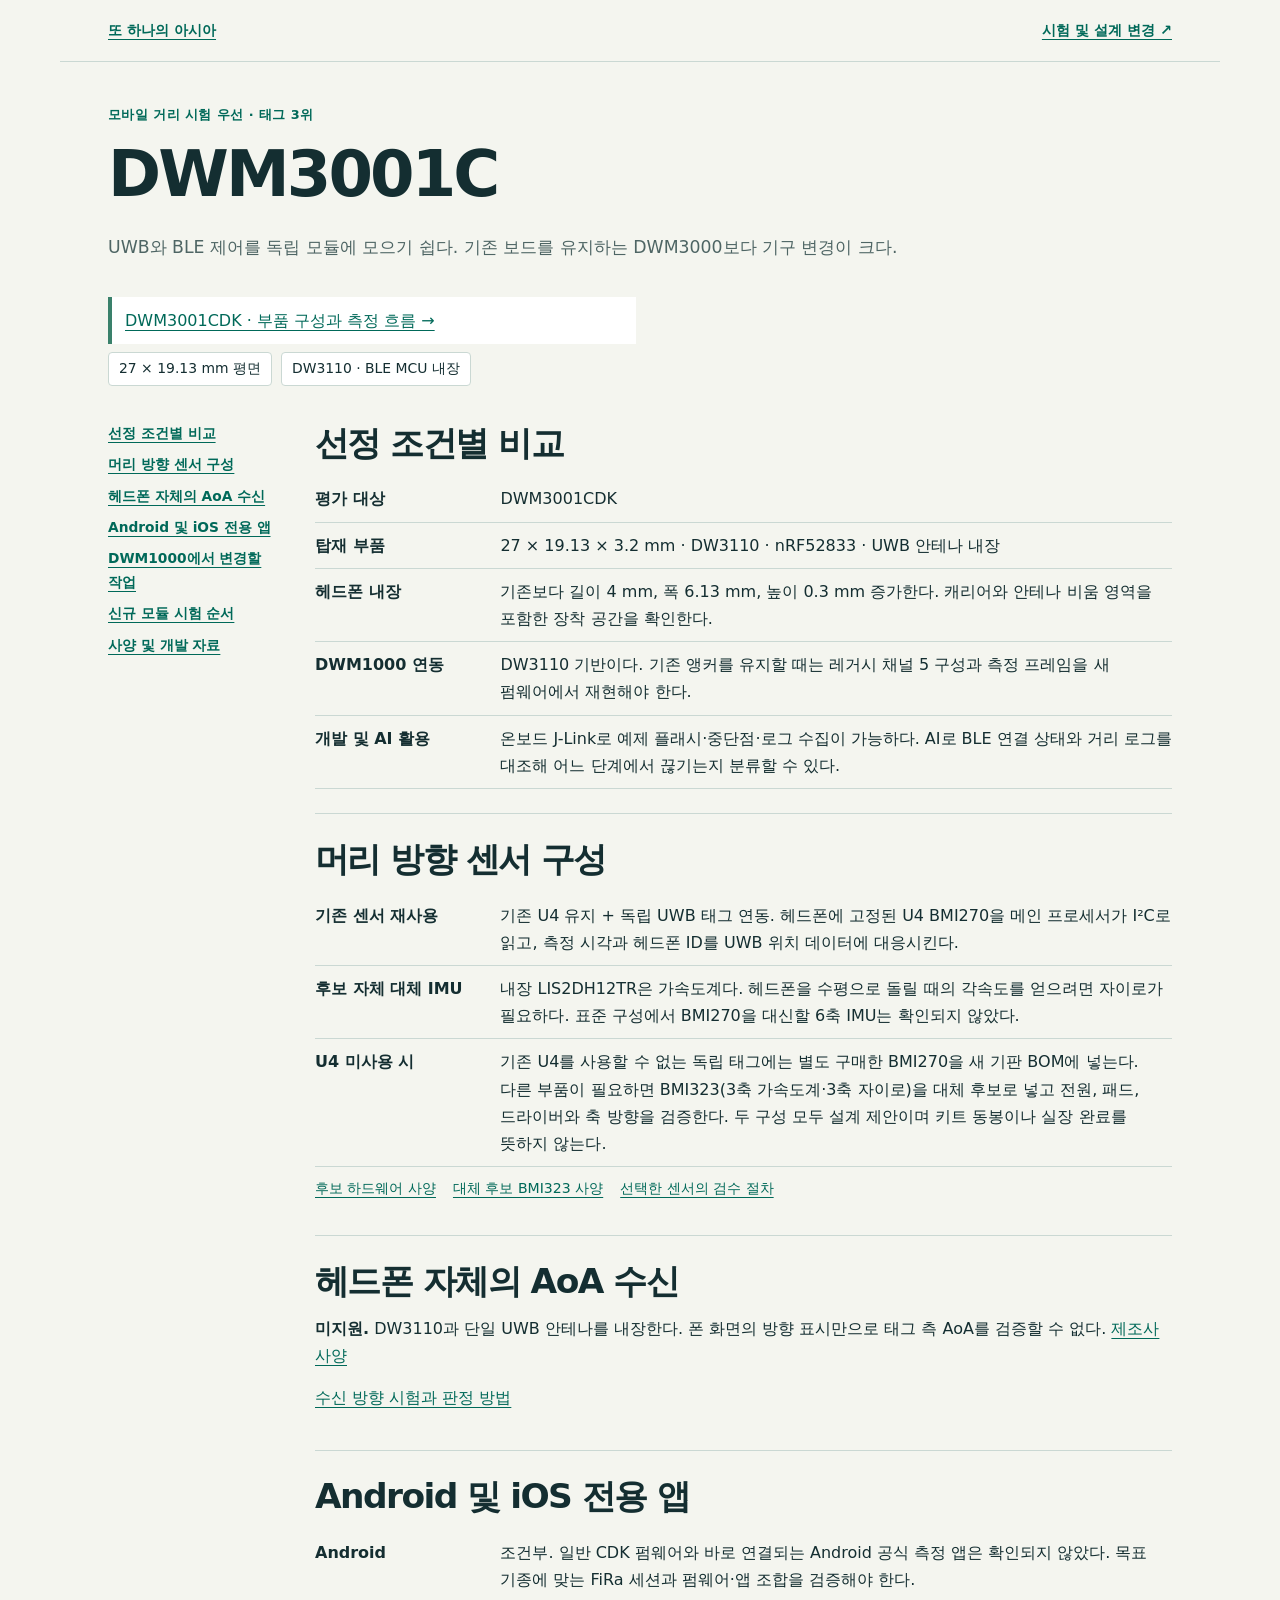
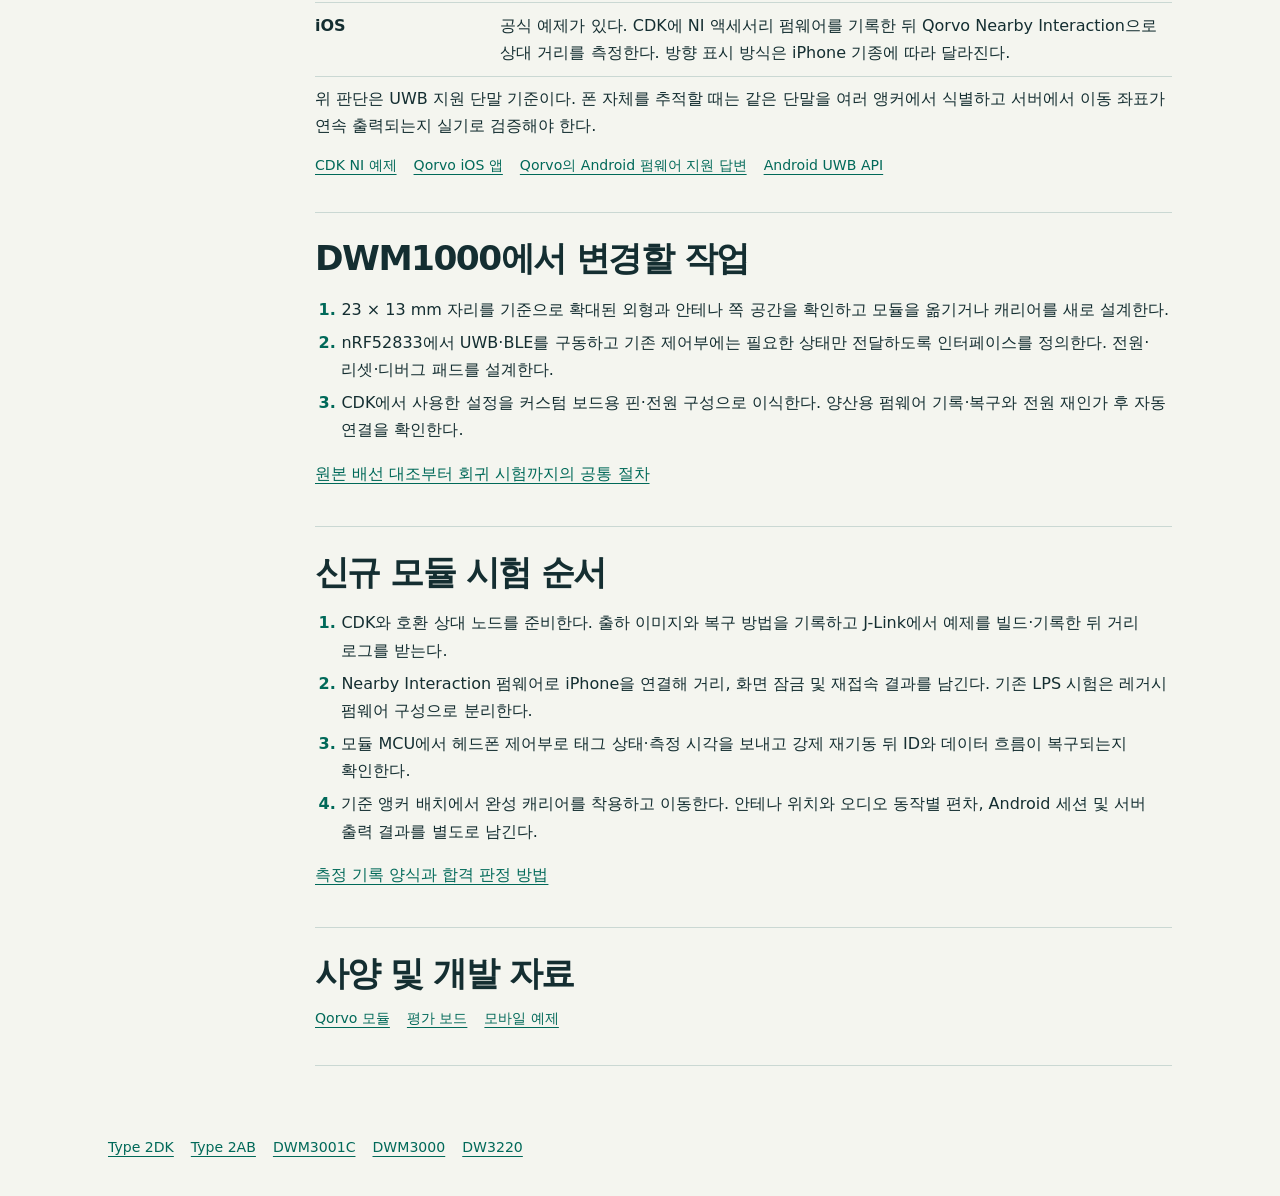
<file: dwm3001c.html>
<!doctype html>
<html lang="ko"><head><meta charset="utf-8"><meta name="viewport" content="width=device-width,initial-scale=1"><title>DWM3001C | 또 하나의 아시아</title><link rel="stylesheet" href="research.css"></head><body><header><a href="index.html">또 하나의 아시아</a><a href="protocol.html">시험 및 설계 변경 ↗</a></header><main><div class="intro"><small>모바일 거리 시험 우선 · 태그 3위</small><h1>DWM3001C</h1><p>UWB와 BLE 제어를 독립 모듈에 모으기 쉽다. 기존 보드를 유지하는 DWM3000보다 기구 변경이 크다.</p></div><div class="testlinks"><a href="dwm3001c-hardware.html">DWM3001CDK · 부품 구성과 측정 흐름 →</a></div><div class="facts"><span>27 × 19.13 mm 평면</span><span>DW3110 · BLE MCU 내장</span></div><div class="layout"><nav class="side" aria-label="페이지 목차"><a href="#compare">선정 조건별 비교</a><a href="#head-imu">머리 방향 센서 구성</a><a href="#aoa">헤드폰 자체의 AoA 수신</a><a href="#mobile-apps">Android 및 iOS 전용 앱</a><a href="#migration">DWM1000에서 변경할 작업</a><a href="#tests">신규 모듈 시험 순서</a><a href="#sources">사양 및 개발 자료</a></nav><article><section class="section" id="compare"><h2>선정 조건별 비교</h2><dl><div><dt>평가 대상</dt><dd>DWM3001CDK</dd></div><div><dt>탑재 부품</dt><dd>27 × 19.13 × 3.2 mm · DW3110 · nRF52833 · UWB 안테나 내장</dd></div><div><dt>헤드폰 내장</dt><dd>기존보다 길이 4 mm, 폭 6.13 mm, 높이 0.3 mm 증가한다. 캐리어와 안테나 비움 영역을 포함한 장착 공간을 확인한다.</dd></div><div><dt>DWM1000 연동</dt><dd>DW3110 기반이다. 기존 앵커를 유지할 때는 레거시 채널 5 구성과 측정 프레임을 새 펌웨어에서 재현해야 한다.</dd></div><div><dt>개발 및 AI 활용</dt><dd>온보드 J-Link로 예제 플래시·중단점·로그 수집이 가능하다. AI로 BLE 연결 상태와 거리 로그를 대조해 어느 단계에서 끊기는지 분류할 수 있다.</dd></div></dl></section><section class="section" id="head-imu"><h2>머리 방향 센서 구성</h2><dl><div><dt>기존 센서 재사용</dt><dd>기존 U4 유지 + 독립 UWB 태그 연동. 헤드폰에 고정된 U4 BMI270을 메인 프로세서가 I²C로 읽고, 측정 시각과 헤드폰 ID를 UWB 위치 데이터에 대응시킨다.</dd></div><div><dt>후보 자체 대체 IMU</dt><dd>내장 LIS2DH12TR은 가속도계다. 헤드폰을 수평으로 돌릴 때의 각속도를 얻으려면 자이로가 필요하다. 표준 구성에서 BMI270을 대신할 6축 IMU는 확인되지 않았다.</dd></div><div><dt>U4 미사용 시</dt><dd>기존 U4를 사용할 수 없는 독립 태그에는 별도 구매한 BMI270을 새 기판 BOM에 넣는다. 다른 부품이 필요하면 BMI323(3축 가속도계·3축 자이로)을 대체 후보로 넣고 전원, 패드, 드라이버와 축 방향을 검증한다. 두 구성 모두 설계 제안이며 키트 동봉이나 실장 완료를 뜻하지 않는다.</dd></div></dl><div class="links"><a href="https://www.qorvo.com/products/p/DWM3001C">후보 하드웨어 사양</a><a href="https://www.bosch-sensortec.com/media/boschsensortec/downloads/product_flyer/bst-bmi323-fl000.pdf">대체 후보 BMI323 사양</a><a href="protocol.html#head-imu">선택한 센서의 검수 절차</a></div></section><section class="section" id="aoa"><h2>헤드폰 자체의 AoA 수신</h2><p><b>미지원.</b> DW3110과 단일 UWB 안테나를 내장한다. 폰 화면의 방향 표시만으로 태그 측 AoA를 검증할 수 없다. <a href="https://www.qorvo.com/products/p/DWM3001C">제조사 사양</a></p><p><a href="protocol.html#aoa">수신 방향 시험과 판정 방법</a></p></section><section class="section" id="mobile-apps"><h2>Android 및 iOS 전용 앱</h2><dl><div><dt>Android</dt><dd>조건부. 일반 CDK 펌웨어와 바로 연결되는 Android 공식 측정 앱은 확인되지 않았다. 목표 기종에 맞는 FiRa 세션과 펌웨어·앱 조합을 검증해야 한다.</dd></div><div><dt>iOS</dt><dd>공식 예제가 있다. CDK에 NI 액세서리 펌웨어를 기록한 뒤 Qorvo Nearby Interaction으로 상대 거리를 측정한다. 방향 표시 방식은 iPhone 기종에 따라 달라진다.</dd></div></dl><p>위 판단은 UWB 지원 단말 기준이다. 폰 자체를 추적할 때는 같은 단말을 여러 앵커에서 식별하고 서버에서 이동 좌표가 연속 출력되는지 실기로 검증해야 한다.</p><div class="links"><a href="https://forum.qorvo.com/t/distance-aoa-aod-calculation-with-uwb-module-and-iphone/21610">CDK NI 예제</a><a href="https://apps.apple.com/kr/app/qorvo-nearby-interaction/id1615369084">Qorvo iOS 앱</a><a href="https://forum.qorvo.com/t/uwb-android-app/25248">Qorvo의 Android 펌웨어 지원 답변</a><a href="https://developer.android.com/develop/connectivity/uwb">Android UWB API</a></div></section><section class="section" id="migration"><h2>DWM1000에서 변경할 작업</h2><ol><li>23 × 13 mm 자리를 기준으로 확대된 외형과 안테나 쪽 공간을 확인하고 모듈을 옮기거나 캐리어를 새로 설계한다.</li><li>nRF52833에서 UWB·BLE를 구동하고 기존 제어부에는 필요한 상태만 전달하도록 인터페이스를 정의한다. 전원·리셋·디버그 패드를 설계한다.</li><li>CDK에서 사용한 설정을 커스텀 보드용 핀·전원 구성으로 이식한다. 양산용 펌웨어 기록·복구와 전원 재인가 후 자동 연결을 확인한다.</li></ol><p><a href="protocol.html#change">원본 배선 대조부터 회귀 시험까지의 공통 절차</a></p></section><section class="section" id="tests"><h2>신규 모듈 시험 순서</h2><ol><li>CDK와 호환 상대 노드를 준비한다. 출하 이미지와 복구 방법을 기록하고 J-Link에서 예제를 빌드·기록한 뒤 거리 로그를 받는다.</li><li>Nearby Interaction 펌웨어로 iPhone을 연결해 거리, 화면 잠금 및 재접속 결과를 남긴다. 기존 LPS 시험은 레거시 펌웨어 구성으로 분리한다.</li><li>모듈 MCU에서 헤드폰 제어부로 태그 상태·측정 시각을 보내고 강제 재기동 뒤 ID와 데이터 흐름이 복구되는지 확인한다.</li><li>기준 앵커 배치에서 완성 캐리어를 착용하고 이동한다. 안테나 위치와 오디오 동작별 편차, Android 세션 및 서버 출력 결과를 별도로 남긴다.</li></ol><p><a href="protocol.html#accept">측정 기록 양식과 합격 판정 방법</a></p></section><section class="section" id="sources"><h2>사양 및 개발 자료</h2><div class="links"><a href="https://www.qorvo.com/products/p/DWM3001C">Qorvo 모듈</a><a href="https://www.qorvo.com/products/ek/DWM3001CDK">평가 보드</a><a href="https://forum.qorvo.com/t/distance-aoa-aod-calculation-with-uwb-module-and-iphone/21610">모바일 예제</a></div></section></article></div></main><footer><div class="refs"><a href="type-2dk.html">Type 2DK</a><a href="type-2ab.html">Type 2AB</a><a href="dwm3001c.html">DWM3001C</a><a href="dwm3000.html">DWM3000</a><a href="dw3220.html">DW3220</a></div></footer></body></html>
</file>
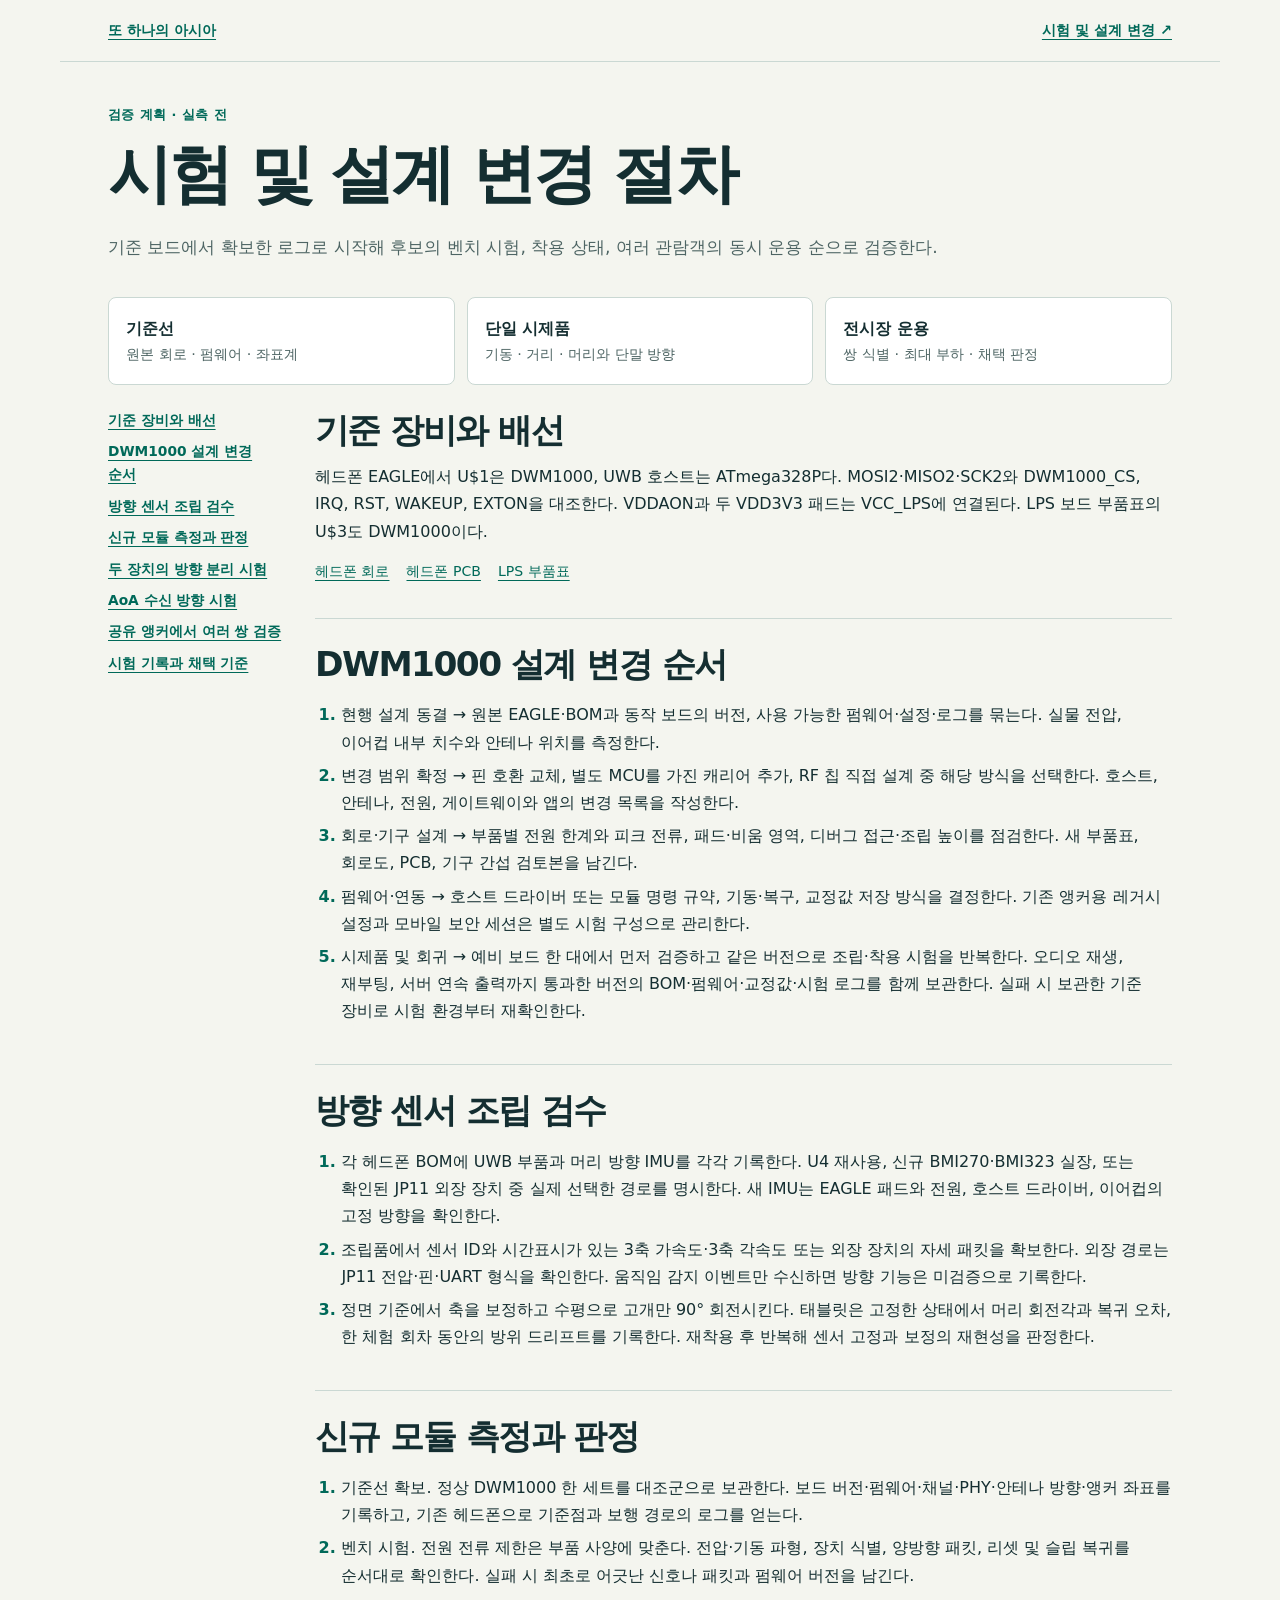
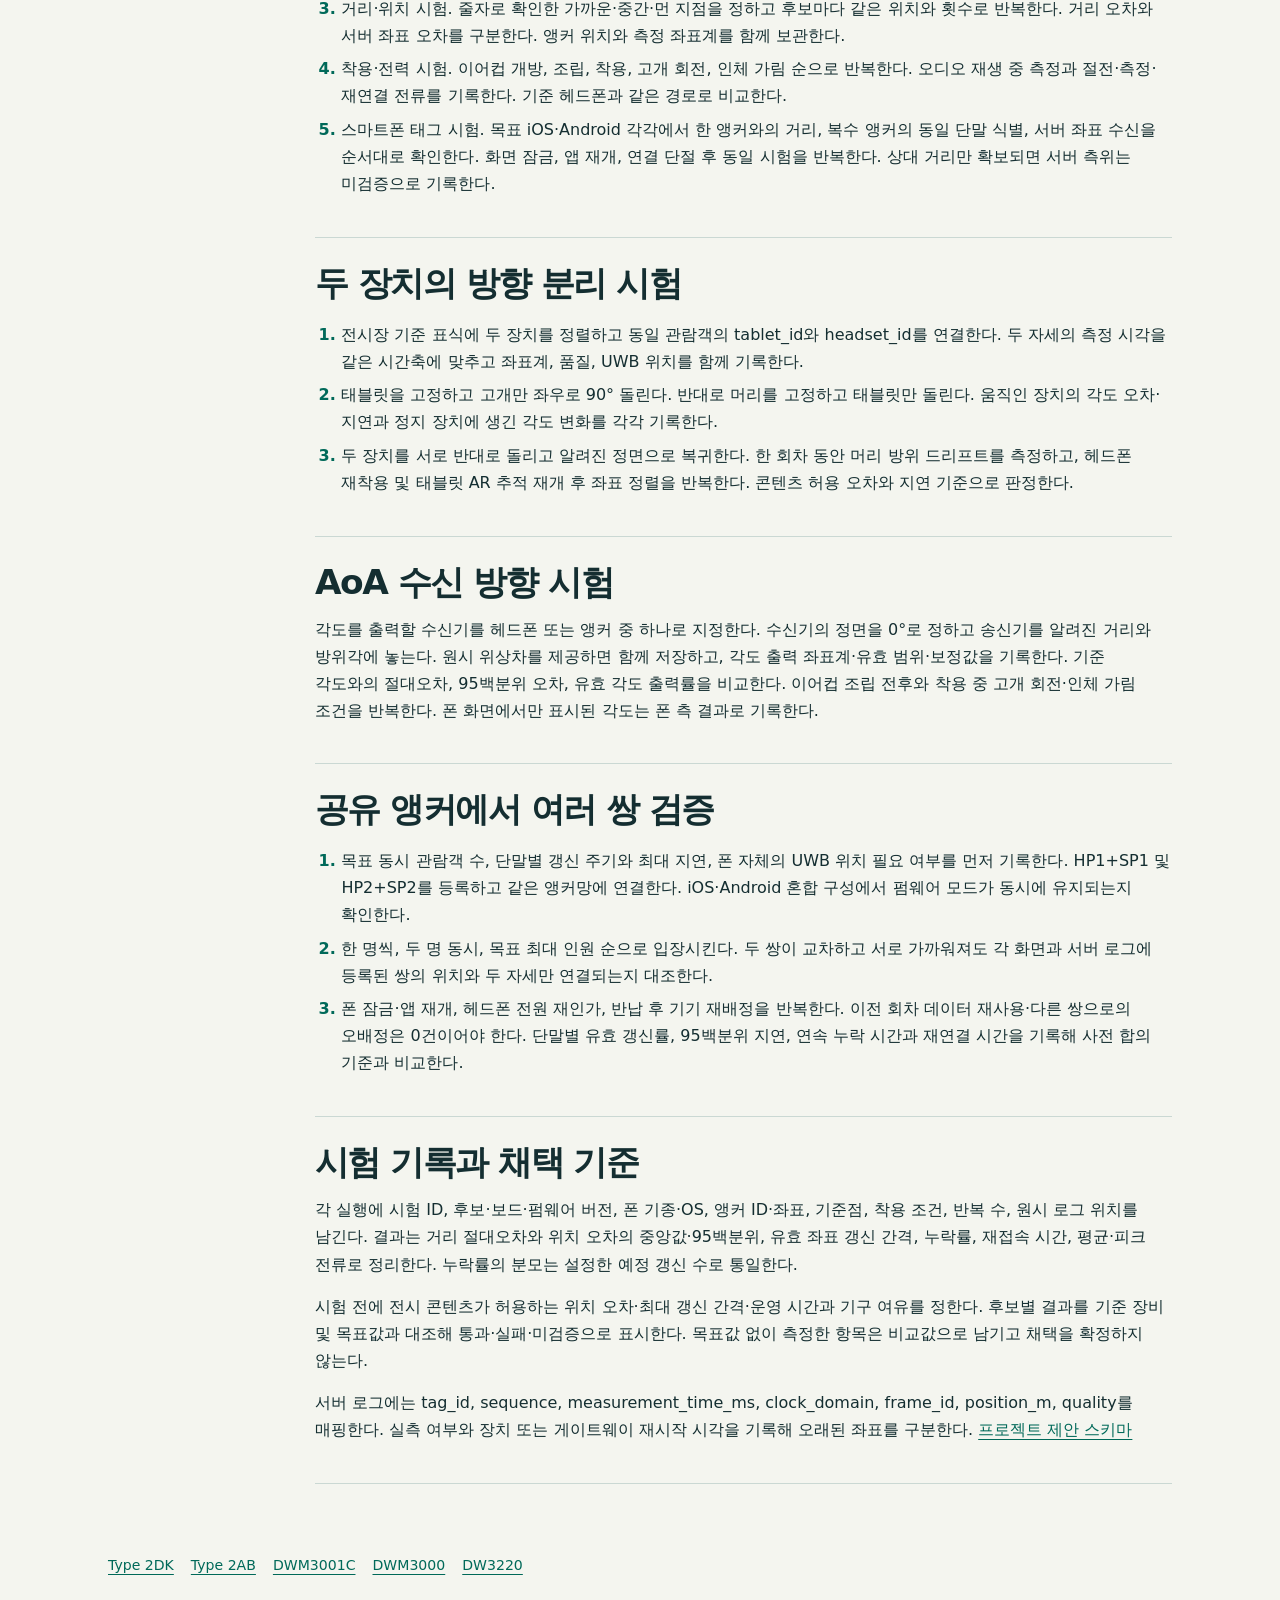
<file: protocol.html>
<!doctype html>
<html lang="ko"><head><meta charset="utf-8"><meta name="viewport" content="width=device-width,initial-scale=1"><title>시험 및 설계 변경 절차 | 또 하나의 아시아</title><link rel="stylesheet" href="research.css"></head><body><header><a href="index.html">또 하나의 아시아</a><a href="protocol.html">시험 및 설계 변경 ↗</a></header><main><div class="intro"><small>검증 계획 · 실측 전</small><h1>시험 및 설계 변경 절차</h1><p>기준 보드에서 확보한 로그로 시작해 후보의 벤치 시험, 착용 상태, 여러 관람객의 동시 운용 순으로 검증한다.</p></div><div class="signal"><div><strong>기준선</strong><span>원본 회로 · 펌웨어 · 좌표계</span></div><div><strong>단일 시제품</strong><span>기동 · 거리 · 머리와 단말 방향</span></div><div><strong>전시장 운용</strong><span>쌍 식별 · 최대 부하 · 채택 판정</span></div></div><div class="layout"><nav class="side" aria-label="페이지 목차"><a href="#baseline">기준 장비와 배선</a><a href="#change">DWM1000 설계 변경 순서</a><a href="#head-imu">방향 센서 조립 검수</a><a href="#accept">신규 모듈 측정과 판정</a><a href="#independent">두 장치의 방향 분리 시험</a><a href="#aoa">AoA 수신 방향 시험</a><a href="#shared-pairs">공유 앵커에서 여러 쌍 검증</a><a href="#record">시험 기록과 채택 기준</a></nav><article><section class="section" id="baseline"><h2>기준 장비와 배선</h2><p>헤드폰 EAGLE에서 U$1은 DWM1000, UWB 호스트는 ATmega328P다. MOSI2·MISO2·SCK2와 DWM1000_CS, IRQ, RST, WAKEUP, EXTON을 대조한다. VDDAON과 두 VDD3V3 패드는 VCC_LPS에 연결된다. LPS 보드 부품표의 U$3도 DWM1000이다.</p><div class="links"><a href="../headphone/Eagle/GLPS_headphones_02_Teensy4_v_0_3_3_2.sch">헤드폰 회로</a><a href="../headphone/Eagle/GLPS_headphones_02_Teensy4_v_0_3_3_2.brd">헤드폰 PCB</a><a href="../uwb-lpsboard/LPS_board.csv">LPS 부품표</a></div></section><section class="section" id="change"><h2>DWM1000 설계 변경 순서</h2><ol><li>현행 설계 동결 → 원본 EAGLE·BOM과 동작 보드의 버전, 사용 가능한 펌웨어·설정·로그를 묶는다. 실물 전압, 이어컵 내부 치수와 안테나 위치를 측정한다.</li><li>변경 범위 확정 → 핀 호환 교체, 별도 MCU를 가진 캐리어 추가, RF 칩 직접 설계 중 해당 방식을 선택한다. 호스트, 안테나, 전원, 게이트웨이와 앱의 변경 목록을 작성한다.</li><li>회로·기구 설계 → 부품별 전원 한계와 피크 전류, 패드·비움 영역, 디버그 접근·조립 높이를 점검한다. 새 부품표, 회로도, PCB, 기구 간섭 검토본을 남긴다.</li><li>펌웨어·연동 → 호스트 드라이버 또는 모듈 명령 규약, 기동·복구, 교정값 저장 방식을 결정한다. 기존 앵커용 레거시 설정과 모바일 보안 세션은 별도 시험 구성으로 관리한다.</li><li>시제품 및 회귀 → 예비 보드 한 대에서 먼저 검증하고 같은 버전으로 조립·착용 시험을 반복한다. 오디오 재생, 재부팅, 서버 연속 출력까지 통과한 버전의 BOM·펌웨어·교정값·시험 로그를 함께 보관한다. 실패 시 보관한 기준 장비로 시험 환경부터 재확인한다.</li></ol></section><section class="section" id="head-imu"><h2>방향 센서 조립 검수</h2><ol><li>각 헤드폰 BOM에 UWB 부품과 머리 방향 IMU를 각각 기록한다. U4 재사용, 신규 BMI270·BMI323 실장, 또는 확인된 JP11 외장 장치 중 실제 선택한 경로를 명시한다. 새 IMU는 EAGLE 패드와 전원, 호스트 드라이버, 이어컵의 고정 방향을 확인한다.</li><li>조립품에서 센서 ID와 시간표시가 있는 3축 가속도·3축 각속도 또는 외장 장치의 자세 패킷을 확보한다. 외장 경로는 JP11 전압·핀·UART 형식을 확인한다. 움직임 감지 이벤트만 수신하면 방향 기능은 미검증으로 기록한다.</li><li>정면 기준에서 축을 보정하고 수평으로 고개만 90° 회전시킨다. 태블릿은 고정한 상태에서 머리 회전각과 복귀 오차, 한 체험 회차 동안의 방위 드리프트를 기록한다. 재착용 후 반복해 센서 고정과 보정의 재현성을 판정한다.</li></ol></section><section class="section" id="accept"><h2>신규 모듈 측정과 판정</h2><ol><li>기준선 확보. 정상 DWM1000 한 세트를 대조군으로 보관한다. 보드 버전·펌웨어·채널·PHY·안테나 방향·앵커 좌표를 기록하고, 기존 헤드폰으로 기준점과 보행 경로의 로그를 얻는다.</li><li>벤치 시험. 전원 전류 제한은 부품 사양에 맞춘다. 전압·기동 파형, 장치 식별, 양방향 패킷, 리셋 및 슬립 복귀를 순서대로 확인한다. 실패 시 최초로 어긋난 신호나 패킷과 펌웨어 버전을 남긴다.</li><li>거리·위치 시험. 줄자로 확인한 가까운·중간·먼 지점을 정하고 후보마다 같은 위치와 횟수로 반복한다. 거리 오차와 서버 좌표 오차를 구분한다. 앵커 위치와 측정 좌표계를 함께 보관한다.</li><li>착용·전력 시험. 이어컵 개방, 조립, 착용, 고개 회전, 인체 가림 순으로 반복한다. 오디오 재생 중 측정과 절전·측정·재연결 전류를 기록한다. 기준 헤드폰과 같은 경로로 비교한다.</li><li>스마트폰 태그 시험. 목표 iOS·Android 각각에서 한 앵커와의 거리, 복수 앵커의 동일 단말 식별, 서버 좌표 수신을 순서대로 확인한다. 화면 잠금, 앱 재개, 연결 단절 후 동일 시험을 반복한다. 상대 거리만 확보되면 서버 측위는 미검증으로 기록한다.</li></ol></section><section class="section" id="independent"><h2>두 장치의 방향 분리 시험</h2><ol><li>전시장 기준 표식에 두 장치를 정렬하고 동일 관람객의 tablet_id와 headset_id를 연결한다. 두 자세의 측정 시각을 같은 시간축에 맞추고 좌표계, 품질, UWB 위치를 함께 기록한다.</li><li>태블릿을 고정하고 고개만 좌우로 90° 돌린다. 반대로 머리를 고정하고 태블릿만 돌린다. 움직인 장치의 각도 오차·지연과 정지 장치에 생긴 각도 변화를 각각 기록한다.</li><li>두 장치를 서로 반대로 돌리고 알려진 정면으로 복귀한다. 한 회차 동안 머리 방위 드리프트를 측정하고, 헤드폰 재착용 및 태블릿 AR 추적 재개 후 좌표 정렬을 반복한다. 콘텐츠 허용 오차와 지연 기준으로 판정한다.</li></ol></section><section class="section" id="aoa"><h2>AoA 수신 방향 시험</h2><p>각도를 출력할 수신기를 헤드폰 또는 앵커 중 하나로 지정한다. 수신기의 정면을 0°로 정하고 송신기를 알려진 거리와 방위각에 놓는다. 원시 위상차를 제공하면 함께 저장하고, 각도 출력 좌표계·유효 범위·보정값을 기록한다. 기준 각도와의 절대오차, 95백분위 오차, 유효 각도 출력률을 비교한다. 이어컵 조립 전후와 착용 중 고개 회전·인체 가림 조건을 반복한다. 폰 화면에서만 표시된 각도는 폰 측 결과로 기록한다.</p></section><section class="section" id="shared-pairs"><h2>공유 앵커에서 여러 쌍 검증</h2><ol><li>목표 동시 관람객 수, 단말별 갱신 주기와 최대 지연, 폰 자체의 UWB 위치 필요 여부를 먼저 기록한다. HP1+SP1 및 HP2+SP2를 등록하고 같은 앵커망에 연결한다. iOS·Android 혼합 구성에서 펌웨어 모드가 동시에 유지되는지 확인한다.</li><li>한 명씩, 두 명 동시, 목표 최대 인원 순으로 입장시킨다. 두 쌍이 교차하고 서로 가까워져도 각 화면과 서버 로그에 등록된 쌍의 위치와 두 자세만 연결되는지 대조한다.</li><li>폰 잠금·앱 재개, 헤드폰 전원 재인가, 반납 후 기기 재배정을 반복한다. 이전 회차 데이터 재사용·다른 쌍으로의 오배정은 0건이어야 한다. 단말별 유효 갱신률, 95백분위 지연, 연속 누락 시간과 재연결 시간을 기록해 사전 합의 기준과 비교한다.</li></ol></section><section class="section" id="record"><h2>시험 기록과 채택 기준</h2><p>각 실행에 시험 ID, 후보·보드·펌웨어 버전, 폰 기종·OS, 앵커 ID·좌표, 기준점, 착용 조건, 반복 수, 원시 로그 위치를 남긴다. 결과는 거리 절대오차와 위치 오차의 중앙값·95백분위, 유효 좌표 갱신 간격, 누락률, 재접속 시간, 평균·피크 전류로 정리한다. 누락률의 분모는 설정한 예정 갱신 수로 통일한다.</p><p>시험 전에 전시 콘텐츠가 허용하는 위치 오차·최대 갱신 간격·운영 시간과 기구 여유를 정한다. 후보별 결과를 기준 장비 및 목표값과 대조해 통과·실패·미검증으로 표시한다. 목표값 없이 측정한 항목은 비교값으로 남기고 채택을 확정하지 않는다.</p><p>서버 로그에는 tag_id, sequence, measurement_time_ms, clock_domain, frame_id, position_m, quality를 매핑한다. 실측 여부와 장치 또는 게이트웨이 재시작 시각을 기록해 오래된 좌표를 구분한다. <a href="../UWB%20%EC%8A%A4%EB%A7%88%ED%8A%B8%20%ED%97%A4%EB%93%9C%ED%8F%B0%20%EC%98%88%EC%83%81%20%EA%B2%B0%EA%B3%BC%EB%AC%BC%2020261014/%EB%AC%B8%EC%84%9C/%EC%A2%8C%ED%91%9C%20%ED%8C%A8%ED%82%B7%20%EC%A0%9C%EC%95%88%20%EC%8A%A4%ED%82%A4%EB%A7%88.json">프로젝트 제안 스키마</a></p></section></article></div></main><footer><div class="refs"><a href="type-2dk.html">Type 2DK</a><a href="type-2ab.html">Type 2AB</a><a href="dwm3001c.html">DWM3001C</a><a href="dwm3000.html">DWM3000</a><a href="dw3220.html">DW3220</a></div></footer></body></html>
</file>
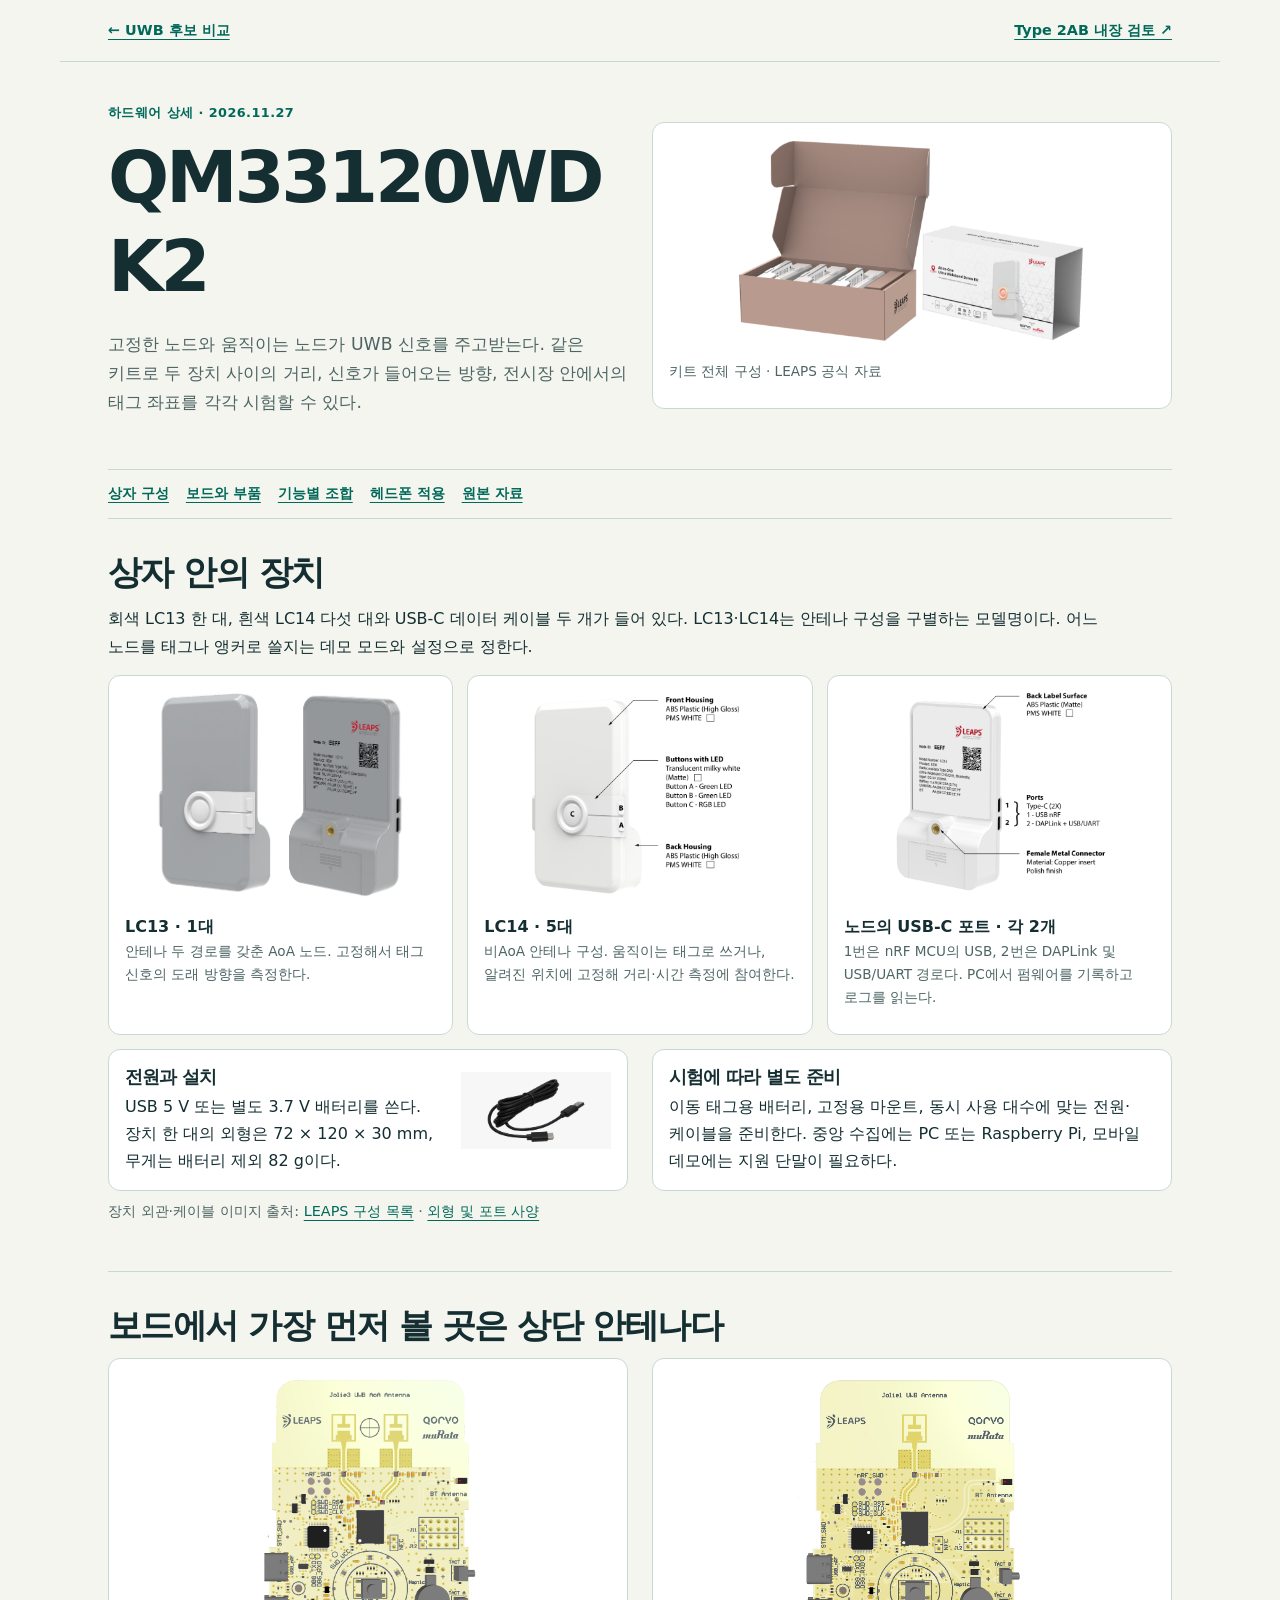
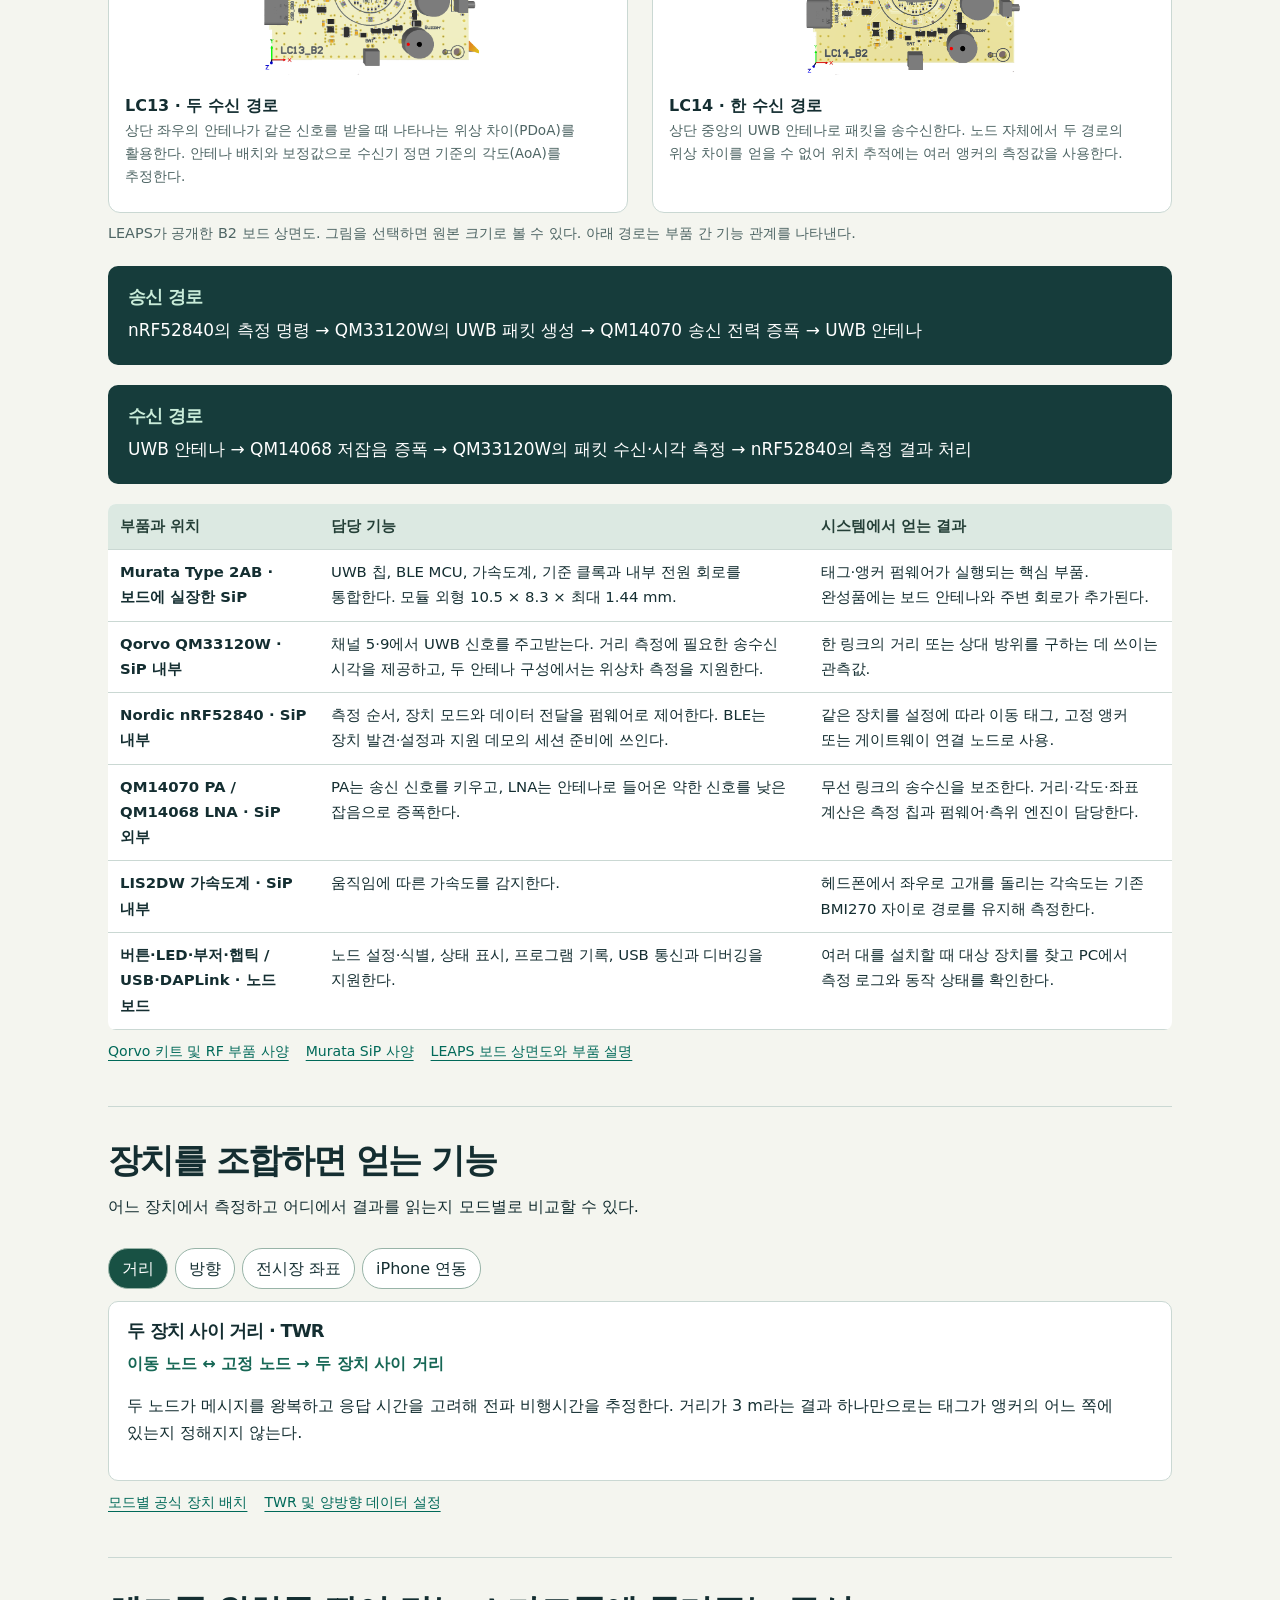
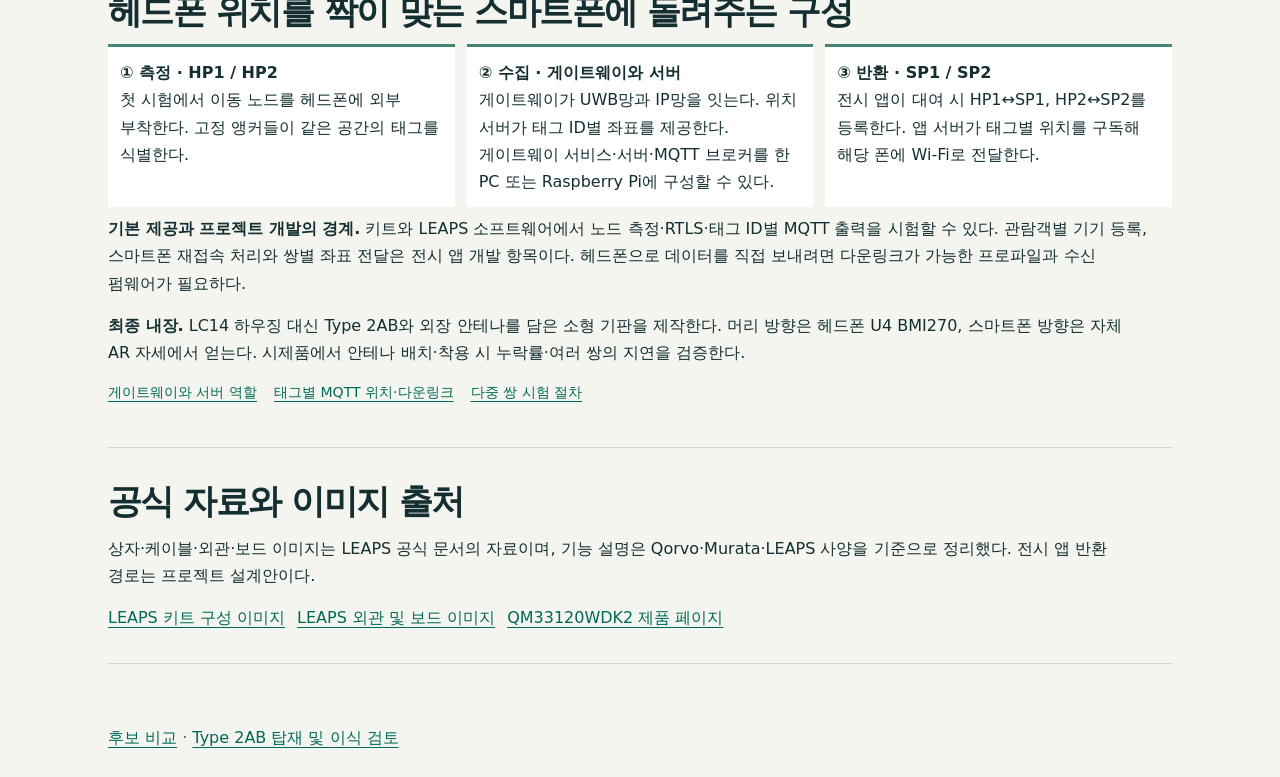
<file: qm33120wdk2.html>
<!doctype html>
<html lang="ko"><head><meta charset="utf-8"><meta name="viewport" content="width=device-width,initial-scale=1"><title>QM33120WDK2 구성과 동작 | 또 하나의 아시아</title><link rel="stylesheet" href="research.css"><style>
.cover,.duo{display:grid;grid-template-columns:1fr 1fr;gap:24px;align-items:center}.cover{padding:36px 0}.cover h1{font-size:clamp(2rem,6vw,4.5rem)}.cover figure,.plate,.hardware-card{background:#fff;border:1px solid var(--line);border-radius:12px;padding:16px}.cover img,.gallery img{width:100%;height:205px;object-fit:contain}.gallery{display:grid;grid-template-columns:repeat(3,minmax(0,1fr));gap:14px}.gallery figcaption strong,.plate figcaption strong{display:block;color:var(--ink);font-size:1rem}.duo{align-items:stretch}.plate img{width:100%;height:300px;object-fit:contain}.plate a,.gallery a{display:block}.small-image{width:150px;height:90px;object-fit:contain;float:right;margin-left:12px}.hardware-card{overflow:auto}.hardware-card h3{margin-top:0}.chain{margin:20px 0;padding:20px;background:#163c3b;color:white;border-radius:10px}.chain h3{margin:0 0 8px;color:#c8ebd8}.chain p{margin:0;font-size:1.06rem}.path{display:grid;grid-template-columns:1fr 1fr 1fr;gap:12px}.path>div{border-top:3px solid #458776;background:#fff;padding:12px}.path b{display:block}.modes{padding:12px 0;display:flex;flex-wrap:wrap;gap:7px}.modes button{font:inherit;cursor:pointer;border:1px solid #98b4a8;background:#fff;color:var(--ink);padding:6px 13px;border-radius:20px}.modes [aria-pressed=true]{background:#185144;color:white}.mode{background:white;border:1px solid var(--line);border-radius:10px;padding:18px}.mode h3{margin:0 0 8px}.mode .flow{font-weight:bold;color:#166755}.sources a{margin-right:12px}.note{font-size:.9rem;color:var(--muted)}@media(max-width:760px){.cover,.duo,.path,.gallery{grid-template-columns:1fr}.cover{gap:5px;padding:18px 0}.gallery img,.cover img{height:150px}.plate img{height:230px}.small-image{width:100px}}@media print{.mode[hidden]{display:block}.modes{display:none}.cover,.duo,.gallery{break-inside:auto}.plate img{height:150px}}
</style></head><body><header><a href="index.html">← UWB 후보 비교</a><a href="type-2ab.html">Type 2AB 내장 검토 ↗</a></header><main>
<div class="cover"><div><small>하드웨어 상세 · 2026.11.27</small><h1>QM33120WDK2</h1><p class="lead">고정한 노드와 움직이는 노드가 UWB 신호를 주고받는다. 같은 키트로 두 장치 사이의 거리, 신호가 들어오는 방향, 전시장 안에서의 태그 좌표를 각각 시험할 수 있다.</p></div><figure><a href="qm33120wdk2-assets/udk_kit_box.png"><img src="qm33120wdk2-assets/udk_kit_box.png" alt="LEAPS UDK 키트 상자와 평가 장치 공식 이미지"></a><figcaption>키트 전체 구성 · LEAPS 공식 자료</figcaption></figure></div>
<nav class="toc" aria-label="목차"><a href="#box">상자 구성</a><a href="#board">보드와 부품</a><a href="#modes">기능별 조합</a><a href="#project">헤드폰 적용</a><a href="#sources">원본 자료</a></nav>
<section class="section" id="box"><h2>상자 안의 장치</h2><p>회색 LC13 한 대, 흰색 LC14 다섯 대와 USB-C 데이터 케이블 두 개가 들어 있다. LC13·LC14는 안테나 구성을 구별하는 모델명이다. 어느 노드를 태그나 앵커로 쓸지는 데모 모드와 설정으로 정한다.</p>
<div class="gallery">
<figure class="hardware-card"><a href="qm33120wdk2-assets/lc13_device.png"><img src="qm33120wdk2-assets/lc13_device.png" alt="LC13 회색 하우징의 전면과 후면"></a><figcaption><strong>LC13 · 1대</strong>안테나 두 경로를 갖춘 AoA 노드. 고정해서 태그 신호의 도래 방향을 측정한다.</figcaption></figure>
<figure class="hardware-card"><a href="qm33120wdk2-assets/for-buttons.png"><img src="qm33120wdk2-assets/for-buttons.png" alt="LC14 전면 버튼 및 상태 LED 위치"></a><figcaption><strong>LC14 · 5대</strong>비AoA 안테나 구성. 움직이는 태그로 쓰거나, 알려진 위치에 고정해 거리·시간 측정에 참여한다.</figcaption></figure>
<figure class="hardware-card"><a href="qm33120wdk2-assets/for-usb-type-c.png"><img src="qm33120wdk2-assets/for-usb-type-c.png" alt="LC14 후면 라벨과 측면 USB-C 포트 1 및 2"></a><figcaption><strong>노드의 USB-C 포트 · 각 2개</strong>1번은 nRF MCU의 USB, 2번은 DAPLink 및 USB/UART 경로다. PC에서 펌웨어를 기록하고 로그를 읽는다.</figcaption></figure></div>
<div class="duo" style="margin-top:14px"><div class="hardware-card"><img class="small-image" src="qm33120wdk2-assets/usb-c-data-cable.png" alt="동봉 USB-C 데이터 케이블"><h3>전원과 설치</h3>USB 5 V 또는 별도 3.7 V 배터리를 쓴다. 장치 한 대의 외형은 72 × 120 × 30 mm, 무게는 배터리 제외 82 g이다.</div><div class="hardware-card"><h3>시험에 따라 별도 준비</h3>이동 태그용 배터리, 고정용 마운트, 동시 사용 대수에 맞는 전원·케이블을 준비한다. 중앙 수집에는 PC 또는 Raspberry Pi, 모바일 데모에는 지원 단말이 필요하다.</div></div><p class="note">장치 외관·케이블 이미지 출처: <a href="https://docs.leapslabs.com/udk/udk-start/system-requirements/">LEAPS 구성 목록</a> · <a href="https://docs.leapslabs.com/udk/specification/lc13-lc14-specification/">외형 및 포트 사양</a></p></section>
<section class="section" id="board"><h2>보드에서 가장 먼저 볼 곳은 상단 안테나다</h2>
<div class="duo"><figure class="plate"><a href="qm33120wdk2-assets/lc13_b2-top-view.png"><img src="qm33120wdk2-assets/lc13_b2-top-view.png" alt="LC13 B2 보드 상면. 상단 좌우에 두 UWB 안테나 패턴"></a><figcaption><strong>LC13 · 두 수신 경로</strong>상단 좌우의 안테나가 같은 신호를 받을 때 나타나는 위상 차이(PDoA)를 활용한다. 안테나 배치와 보정값으로 수신기 정면 기준의 각도(AoA)를 추정한다.</figcaption></figure>
<figure class="plate"><a href="qm33120wdk2-assets/lc14_b2-top-view.png"><img src="qm33120wdk2-assets/lc14_b2-top-view.png" alt="LC14 B2 보드 상면. 상단 중앙의 단일 UWB 안테나 패턴"></a><figcaption><strong>LC14 · 한 수신 경로</strong>상단 중앙의 UWB 안테나로 패킷을 송수신한다. 노드 자체에서 두 경로의 위상 차이를 얻을 수 없어 위치 추적에는 여러 앵커의 측정값을 사용한다.</figcaption></figure></div>
<p class="note">LEAPS가 공개한 B2 보드 상면도. 그림을 선택하면 원본 크기로 볼 수 있다. 아래 경로는 부품 간 기능 관계를 나타낸다.</p>
<div class="chain"><h3>송신 경로</h3><p>nRF52840의 측정 명령 → QM33120W의 UWB 패킷 생성 → QM14070 송신 전력 증폭 → UWB 안테나</p></div>
<div class="chain"><h3>수신 경로</h3><p>UWB 안테나 → QM14068 저잡음 증폭 → QM33120W의 패킷 수신·시각 측정 → nRF52840의 측정 결과 처리</p></div>
<div class="compare" tabindex="0"><table><thead><tr><th>부품과 위치</th><th>담당 기능</th><th>시스템에서 얻는 결과</th></tr></thead><tbody>
<tr><td>Murata Type 2AB · 보드에 실장한 SiP</td><td>UWB 칩, BLE MCU, 가속도계, 기준 클록과 내부 전원 회로를 통합한다. 모듈 외형 10.5 × 8.3 × 최대 1.44 mm.</td><td>태그·앵커 펌웨어가 실행되는 핵심 부품. 완성품에는 보드 안테나와 주변 회로가 추가된다.</td></tr>
<tr><td>Qorvo QM33120W · SiP 내부</td><td>채널 5·9에서 UWB 신호를 주고받는다. 거리 측정에 필요한 송수신 시각을 제공하고, 두 안테나 구성에서는 위상차 측정을 지원한다.</td><td>한 링크의 거리 또는 상대 방위를 구하는 데 쓰이는 관측값.</td></tr>
<tr><td>Nordic nRF52840 · SiP 내부</td><td>측정 순서, 장치 모드와 데이터 전달을 펌웨어로 제어한다. BLE는 장치 발견·설정과 지원 데모의 세션 준비에 쓰인다.</td><td>같은 장치를 설정에 따라 이동 태그, 고정 앵커 또는 게이트웨이 연결 노드로 사용.</td></tr>
<tr><td>QM14070 PA / QM14068 LNA · SiP 외부</td><td>PA는 송신 신호를 키우고, LNA는 안테나로 들어온 약한 신호를 낮은 잡음으로 증폭한다.</td><td>무선 링크의 송수신을 보조한다. 거리·각도·좌표 계산은 측정 칩과 펌웨어·측위 엔진이 담당한다.</td></tr>
<tr><td>LIS2DW 가속도계 · SiP 내부</td><td>움직임에 따른 가속도를 감지한다.</td><td>헤드폰에서 좌우로 고개를 돌리는 각속도는 기존 BMI270 자이로 경로를 유지해 측정한다.</td></tr>
<tr><td>버튼·LED·부저·햅틱 / USB·DAPLink · 노드 보드</td><td>노드 설정·식별, 상태 표시, 프로그램 기록, USB 통신과 디버깅을 지원한다.</td><td>여러 대를 설치할 때 대상 장치를 찾고 PC에서 측정 로그와 동작 상태를 확인한다.</td></tr>
</tbody></table></div><div class="refs"><a href="https://www.qorvo.com/products/ek/QM33120WDK2">Qorvo 키트 및 RF 부품 사양</a><a href="https://www.murata.com/en-global/products/connectivitymodule/ultra-wide-band/qorvo">Murata SiP 사양</a><a href="https://docs.leapslabs.com/udk/specification/lc13-lc14-specification/">LEAPS 보드 상면도와 부품 설명</a></div></section>
<section class="section" id="modes"><h2>장치를 조합하면 얻는 기능</h2><p>어느 장치에서 측정하고 어디에서 결과를 읽는지 모드별로 비교할 수 있다.</p><div id="switch" class="modes" aria-label="기능 선택"></div>
<article class="mode" id="ranging" data-name="거리"><h3>두 장치 사이 거리 · TWR</h3><p class="flow">이동 노드 ↔ 고정 노드 → 두 장치 사이 거리</p><p>두 노드가 메시지를 왕복하고 응답 시간을 고려해 전파 비행시간을 추정한다. 거리가 3 m라는 결과 하나만으로는 태그가 앵커의 어느 쪽에 있는지 정해지지 않는다.</p></article>
<article class="mode" id="angle" data-name="방향"><h3>고정 장치에서 본 태그 방향 · AoA</h3><p class="flow">LC14 태그 → LC13의 두 안테나 → 거리·도래각 → PC 데모 앱</p><p>회색 LC13과 흰색 LC14를 UCI 모드로 구성한다. LC13의 정면을 기준으로 태그 신호가 들어온 방위를 읽는다. 관람객이 제자리에서 고개만 돌리는 동작은 별도 머리 자세 센서로 측정한다.</p></article>
<article class="mode" id="position" data-name="전시장 좌표"><h3>여러 태그의 서버 좌표 · UL-TDoA</h3><p class="flow">이동 태그의 송신 → 고정 앵커 4대의 도착 시각 → 게이트웨이 → LEAPS 서버의 태그별 위치</p><p>알려진 위치의 앵커들이 같은 송신을 수신한다. 동기화된 앵커들의 도착 시각 차이를 이용해 측위 엔진이 좌표를 구한다. 이 모드에서는 LC14도 앵커가 될 수 있다. DL-TDoA 모드는 반대로 태그가 앵커 신호를 수신해 자기 위치를 구하는 방식이다.</p></article>
<article class="mode" id="phone" data-name="iPhone 연동"><h3>iPhone에서 본 액세서리 · Nearby Interaction</h3><p class="flow">호환 iPhone ↔ NI 모드의 LC14 → iPhone 앱의 상대 거리·방향</p><p>Qorvo Nearby Interaction 앱에서 흰색 노드를 찾는 데모다. 방향 표시의 기준은 iPhone이다. 이 화면과 LC13이 각도를 측정하는 PC 데모, 서버가 스마트폰을 이동 태그로 추적하는 기능은 각각 검증해야 한다. Android의 LEAPS Manager는 장치 설정·위치 시각화에 사용한다.</p></article>
<div class="refs"><a href="https://docs.leapslabs.com/udk/specification/demo-capabilities-of-kit/">모드별 공식 장치 배치</a><a href="https://docs.leapslabs.com/udk/udk-start/twr-rtls-and-data-telemetry-demo/">TWR 및 양방향 데이터 설정</a></div></section>
<section class="section" id="project"><h2>헤드폰 위치를 짝이 맞는 스마트폰에 돌려주는 구성</h2><div class="path"><div><b>① 측정 · HP1 / HP2</b>첫 시험에서 이동 노드를 헤드폰에 외부 부착한다. 고정 앵커들이 같은 공간의 태그를 식별한다.</div><div><b>② 수집 · 게이트웨이와 서버</b>게이트웨이가 UWB망과 IP망을 잇는다. 위치 서버가 태그 ID별 좌표를 제공한다. 게이트웨이 서비스·서버·MQTT 브로커를 한 PC 또는 Raspberry Pi에 구성할 수 있다.</div><div><b>③ 반환 · SP1 / SP2</b>전시 앱이 대여 시 HP1↔SP1, HP2↔SP2를 등록한다. 앱 서버가 태그별 위치를 구독해 해당 폰에 Wi-Fi로 전달한다.</div></div><p><b>기본 제공과 프로젝트 개발의 경계.</b> 키트와 LEAPS 소프트웨어에서 노드 측정·RTLS·태그 ID별 MQTT 출력을 시험할 수 있다. 관람객별 기기 등록, 스마트폰 재접속 처리와 쌍별 좌표 전달은 전시 앱 개발 항목이다. 헤드폰으로 데이터를 직접 보내려면 다운링크가 가능한 프로파일과 수신 펌웨어가 필요하다.</p><p><b>최종 내장.</b> LC14 하우징 대신 Type 2AB와 외장 안테나를 담은 소형 기판을 제작한다. 머리 방향은 헤드폰 U4 BMI270, 스마트폰 방향은 자체 AR 자세에서 얻는다. 시제품에서 안테나 배치·착용 시 누락률·여러 쌍의 지연을 검증한다.</p><div class="refs"><a href="https://docs.leapslabs.com/udk/specification/system-architecture-overview/">게이트웨이와 서버 역할</a><a href="https://docs.leapslabs.com/leaps-rtls/integration-guide/leaps-api/mqtt-message-reference/">태그별 MQTT 위치·다운링크</a><a href="protocol.html#shared-pairs">다중 쌍 시험 절차</a></div></section>
<section class="section sources" id="sources"><h2>공식 자료와 이미지 출처</h2><p>상자·케이블·외관·보드 이미지는 LEAPS 공식 문서의 자료이며, 기능 설명은 Qorvo·Murata·LEAPS 사양을 기준으로 정리했다. 전시 앱 반환 경로는 프로젝트 설계안이다.</p><a href="https://docs.leapslabs.com/udk/udk-start/system-requirements/">LEAPS 키트 구성 이미지</a><a href="https://docs.leapslabs.com/udk/specification/lc13-lc14-specification/">LEAPS 외관 및 보드 이미지</a><a href="https://www.qorvo.com/products/ek/QM33120WDK2">QM33120WDK2 제품 페이지</a></section></main>
<footer><a href="index.html">후보 비교</a> · <a href="type-2ab.html">Type 2AB 탑재 및 이식 검토</a></footer><script>
const modes=Array.from(document.querySelectorAll('.mode'));
const controls=document.getElementById('switch');
function selectMode(chosen){modes.forEach((el,i)=>{el.hidden=el!==chosen;controls.children[i].setAttribute('aria-pressed',String(el===chosen));});}
modes.forEach(el=>{const b=document.createElement('button');b.type='button';b.textContent=el.dataset.name;b.setAttribute('aria-controls',el.id);b.addEventListener('click',()=>selectMode(el));controls.appendChild(b);});
selectMode(modes.find(el=>'#'+el.id===location.hash)||modes[0]);
</script></body></html>
</file>
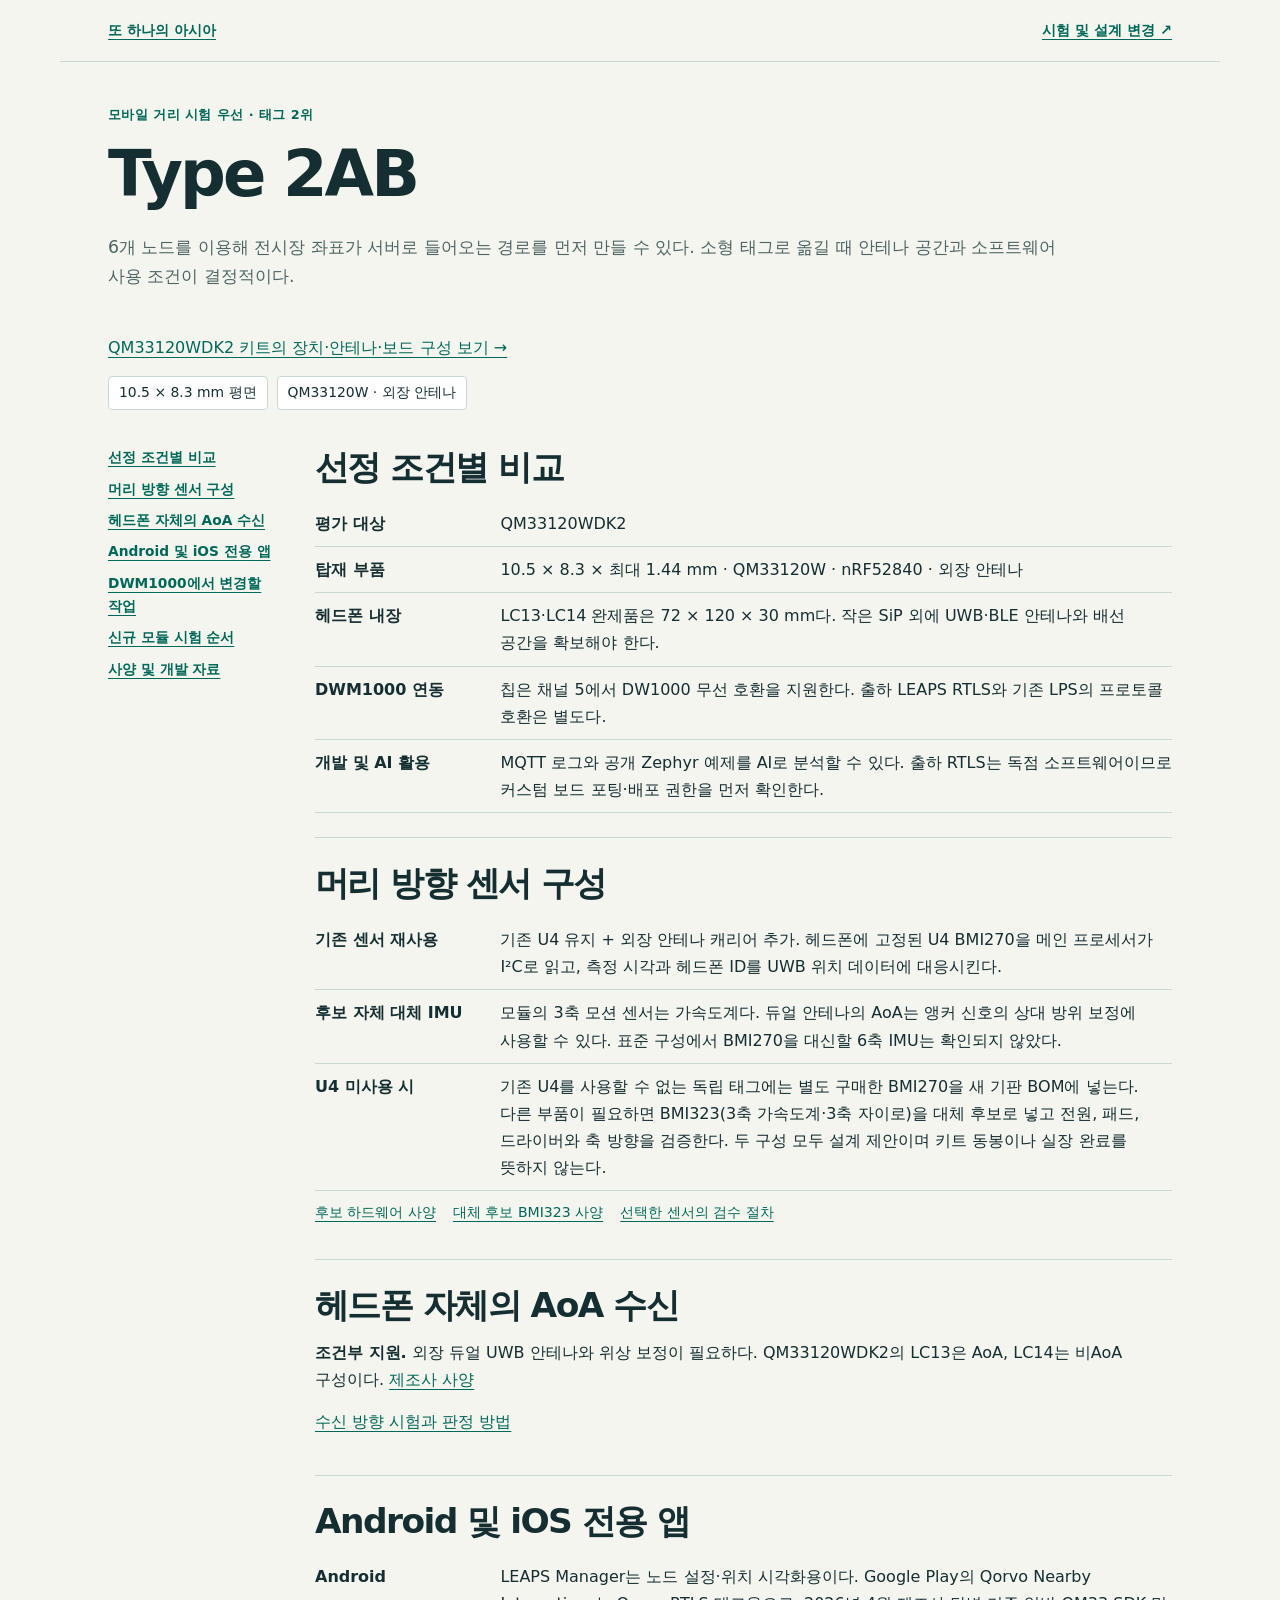
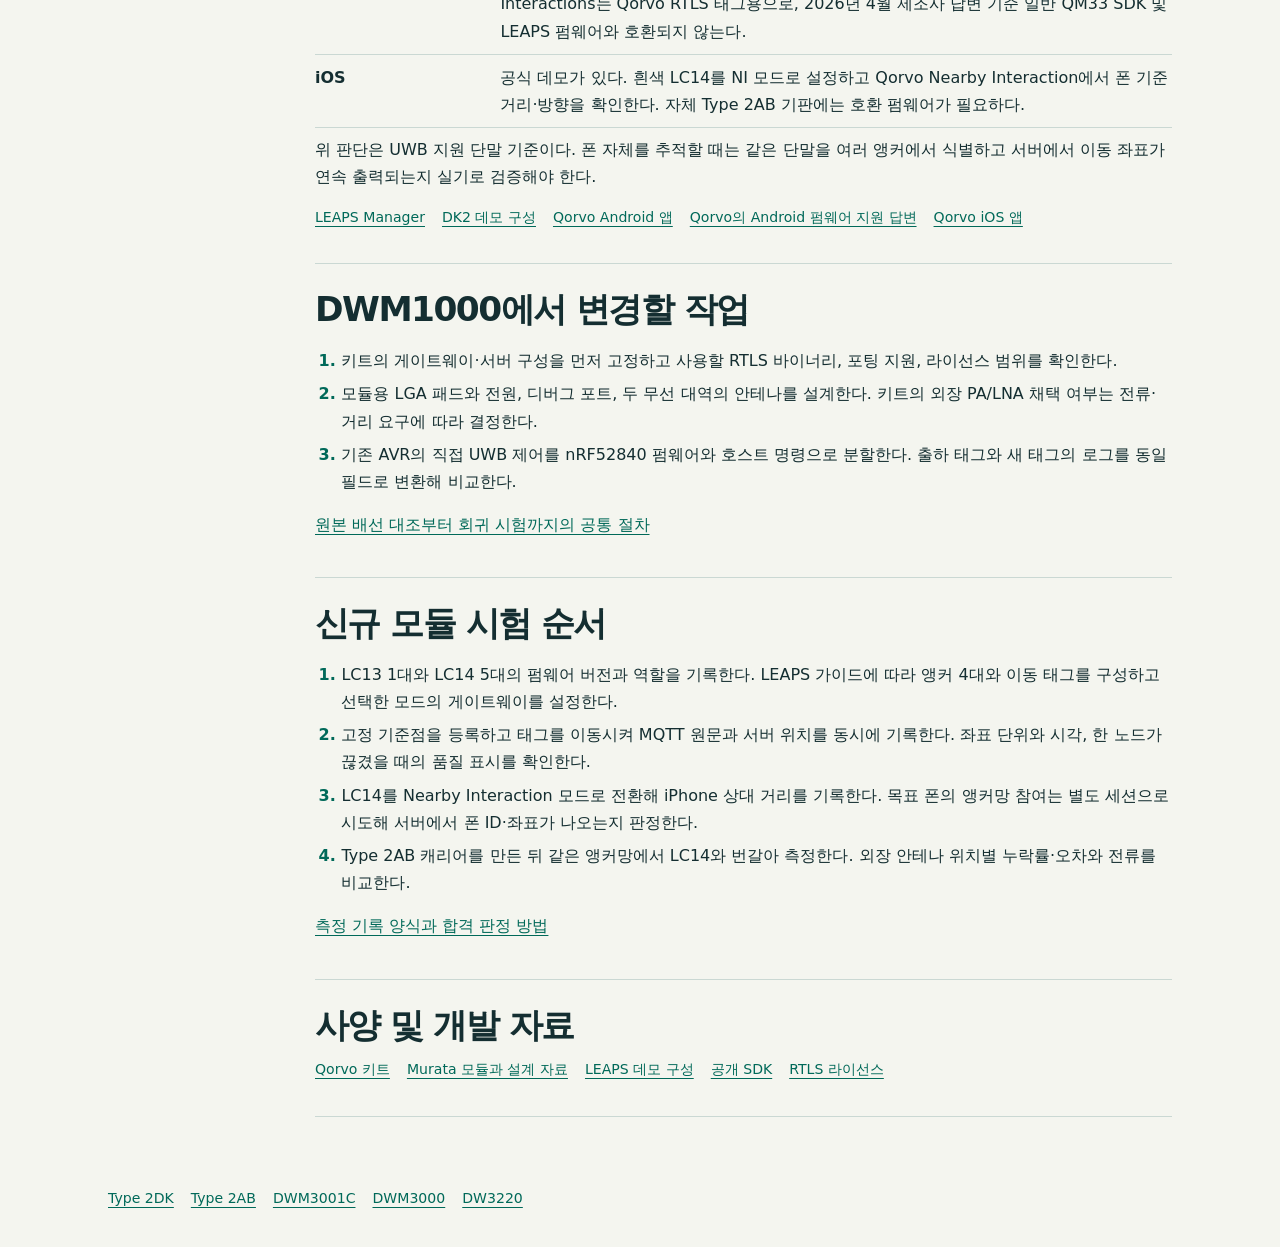
<file: type-2ab.html>
<!doctype html>
<html lang="ko"><head><meta charset="utf-8"><meta name="viewport" content="width=device-width,initial-scale=1"><title>Type 2AB | 또 하나의 아시아</title><link rel="stylesheet" href="research.css"></head><body><header><a href="index.html">또 하나의 아시아</a><a href="protocol.html">시험 및 설계 변경 ↗</a></header><main><div class="intro"><small>모바일 거리 시험 우선 · 태그 2위</small><h1>Type 2AB</h1><p>6개 노드를 이용해 전시장 좌표가 서버로 들어오는 경로를 먼저 만들 수 있다. 소형 태그로 옮길 때 안테나 공간과 소프트웨어 사용 조건이 결정적이다.</p></div><p><a href="qm33120wdk2.html">QM33120WDK2 키트의 장치·안테나·보드 구성 보기 →</a></p><div class="facts"><span>10.5 × 8.3 mm 평면</span><span>QM33120W · 외장 안테나</span></div><div class="layout"><nav class="side" aria-label="페이지 목차"><a href="#compare">선정 조건별 비교</a><a href="#head-imu">머리 방향 센서 구성</a><a href="#aoa">헤드폰 자체의 AoA 수신</a><a href="#mobile-apps">Android 및 iOS 전용 앱</a><a href="#migration">DWM1000에서 변경할 작업</a><a href="#tests">신규 모듈 시험 순서</a><a href="#sources">사양 및 개발 자료</a></nav><article><section class="section" id="compare"><h2>선정 조건별 비교</h2><dl><div><dt>평가 대상</dt><dd>QM33120WDK2</dd></div><div><dt>탑재 부품</dt><dd>10.5 × 8.3 × 최대 1.44 mm · QM33120W · nRF52840 · 외장 안테나</dd></div><div><dt>헤드폰 내장</dt><dd>LC13·LC14 완제품은 72 × 120 × 30 mm다. 작은 SiP 외에 UWB·BLE 안테나와 배선 공간을 확보해야 한다.</dd></div><div><dt>DWM1000 연동</dt><dd>칩은 채널 5에서 DW1000 무선 호환을 지원한다. 출하 LEAPS RTLS와 기존 LPS의 프로토콜 호환은 별도다.</dd></div><div><dt>개발 및 AI 활용</dt><dd>MQTT 로그와 공개 Zephyr 예제를 AI로 분석할 수 있다. 출하 RTLS는 독점 소프트웨어이므로 커스텀 보드 포팅·배포 권한을 먼저 확인한다.</dd></div></dl></section><section class="section" id="head-imu"><h2>머리 방향 센서 구성</h2><dl><div><dt>기존 센서 재사용</dt><dd>기존 U4 유지 + 외장 안테나 캐리어 추가. 헤드폰에 고정된 U4 BMI270을 메인 프로세서가 I²C로 읽고, 측정 시각과 헤드폰 ID를 UWB 위치 데이터에 대응시킨다.</dd></div><div><dt>후보 자체 대체 IMU</dt><dd>모듈의 3축 모션 센서는 가속도계다. 듀얼 안테나의 AoA는 앵커 신호의 상대 방위 보정에 사용할 수 있다. 표준 구성에서 BMI270을 대신할 6축 IMU는 확인되지 않았다.</dd></div><div><dt>U4 미사용 시</dt><dd>기존 U4를 사용할 수 없는 독립 태그에는 별도 구매한 BMI270을 새 기판 BOM에 넣는다. 다른 부품이 필요하면 BMI323(3축 가속도계·3축 자이로)을 대체 후보로 넣고 전원, 패드, 드라이버와 축 방향을 검증한다. 두 구성 모두 설계 제안이며 키트 동봉이나 실장 완료를 뜻하지 않는다.</dd></div></dl><div class="links"><a href="https://docs.leapslabs.com/udk/specification/lc13-lc14-specification/">후보 하드웨어 사양</a><a href="https://www.bosch-sensortec.com/media/boschsensortec/downloads/product_flyer/bst-bmi323-fl000.pdf">대체 후보 BMI323 사양</a><a href="protocol.html#head-imu">선택한 센서의 검수 절차</a></div></section><section class="section" id="aoa"><h2>헤드폰 자체의 AoA 수신</h2><p><b>조건부 지원.</b> 외장 듀얼 UWB 안테나와 위상 보정이 필요하다. QM33120WDK2의 LC13은 AoA, LC14는 비AoA 구성이다. <a href="https://docs.leapslabs.com/udk/faq/">제조사 사양</a></p><p><a href="protocol.html#aoa">수신 방향 시험과 판정 방법</a></p></section><section class="section" id="mobile-apps"><h2>Android 및 iOS 전용 앱</h2><dl><div><dt>Android</dt><dd>LEAPS Manager는 노드 설정·위치 시각화용이다. Google Play의 Qorvo Nearby Interactions는 Qorvo RTLS 태그용으로, 2026년 4월 제조사 답변 기준 일반 QM33 SDK 및 LEAPS 펌웨어와 호환되지 않는다.</dd></div><div><dt>iOS</dt><dd>공식 데모가 있다. 흰색 LC14를 NI 모드로 설정하고 Qorvo Nearby Interaction에서 폰 기준 거리·방향을 확인한다. 자체 Type 2AB 기판에는 호환 펌웨어가 필요하다.</dd></div></dl><p>위 판단은 UWB 지원 단말 기준이다. 폰 자체를 추적할 때는 같은 단말을 여러 앵커에서 식별하고 서버에서 이동 좌표가 연속 출력되는지 실기로 검증해야 한다.</p><div class="links"><a href="https://docs.leapslabs.com/leaps-rtls/infrastructure/leaps-manager/">LEAPS Manager</a><a href="https://docs.leapslabs.com/udk/specification/demo-capabilities-of-kit/">DK2 데모 구성</a><a href="https://play.google.com/store/apps/details?id=com.qorvo.uwb.android">Qorvo Android 앱</a><a href="https://forum.qorvo.com/t/uwb-android-app/25248">Qorvo의 Android 펌웨어 지원 답변</a><a href="https://apps.apple.com/kr/app/qorvo-nearby-interaction/id1615369084">Qorvo iOS 앱</a></div></section><section class="section" id="migration"><h2>DWM1000에서 변경할 작업</h2><ol><li>키트의 게이트웨이·서버 구성을 먼저 고정하고 사용할 RTLS 바이너리, 포팅 지원, 라이선스 범위를 확인한다.</li><li>모듈용 LGA 패드와 전원, 디버그 포트, 두 무선 대역의 안테나를 설계한다. 키트의 외장 PA/LNA 채택 여부는 전류·거리 요구에 따라 결정한다.</li><li>기존 AVR의 직접 UWB 제어를 nRF52840 펌웨어와 호스트 명령으로 분할한다. 출하 태그와 새 태그의 로그를 동일 필드로 변환해 비교한다.</li></ol><p><a href="protocol.html#change">원본 배선 대조부터 회귀 시험까지의 공통 절차</a></p></section><section class="section" id="tests"><h2>신규 모듈 시험 순서</h2><ol><li>LC13 1대와 LC14 5대의 펌웨어 버전과 역할을 기록한다. LEAPS 가이드에 따라 앵커 4대와 이동 태그를 구성하고 선택한 모드의 게이트웨이를 설정한다.</li><li>고정 기준점을 등록하고 태그를 이동시켜 MQTT 원문과 서버 위치를 동시에 기록한다. 좌표 단위와 시각, 한 노드가 끊겼을 때의 품질 표시를 확인한다.</li><li>LC14를 Nearby Interaction 모드로 전환해 iPhone 상대 거리를 기록한다. 목표 폰의 앵커망 참여는 별도 세션으로 시도해 서버에서 폰 ID·좌표가 나오는지 판정한다.</li><li>Type 2AB 캐리어를 만든 뒤 같은 앵커망에서 LC14와 번갈아 측정한다. 외장 안테나 위치별 누락률·오차와 전류를 비교한다.</li></ol><p><a href="protocol.html#accept">측정 기록 양식과 합격 판정 방법</a></p></section><section class="section" id="sources"><h2>사양 및 개발 자료</h2><div class="links"><a href="https://www.qorvo.com/products/ek/QM33120WDK2">Qorvo 키트</a><a href="https://www.murata.com/en-global/products/connectivitymodule/ultra-wide-band/qorvo">Murata 모듈과 설계 자료</a><a href="https://docs.leapslabs.com/udk/specification/demo-capabilities-of-kit/">LEAPS 데모 구성</a><a href="https://github.com/leapslabs/udk-sdk">공개 SDK</a><a href="https://forum.qorvo.com/t/dwm3001cdk-availability-of-tdoa-example-reference-code-qm33-sdk-1-1-1/26096/2">RTLS 라이선스</a></div></section></article></div></main><footer><div class="refs"><a href="type-2dk.html">Type 2DK</a><a href="type-2ab.html">Type 2AB</a><a href="dwm3001c.html">DWM3001C</a><a href="dwm3000.html">DWM3000</a><a href="dw3220.html">DW3220</a></div></footer></body></html>
</file>
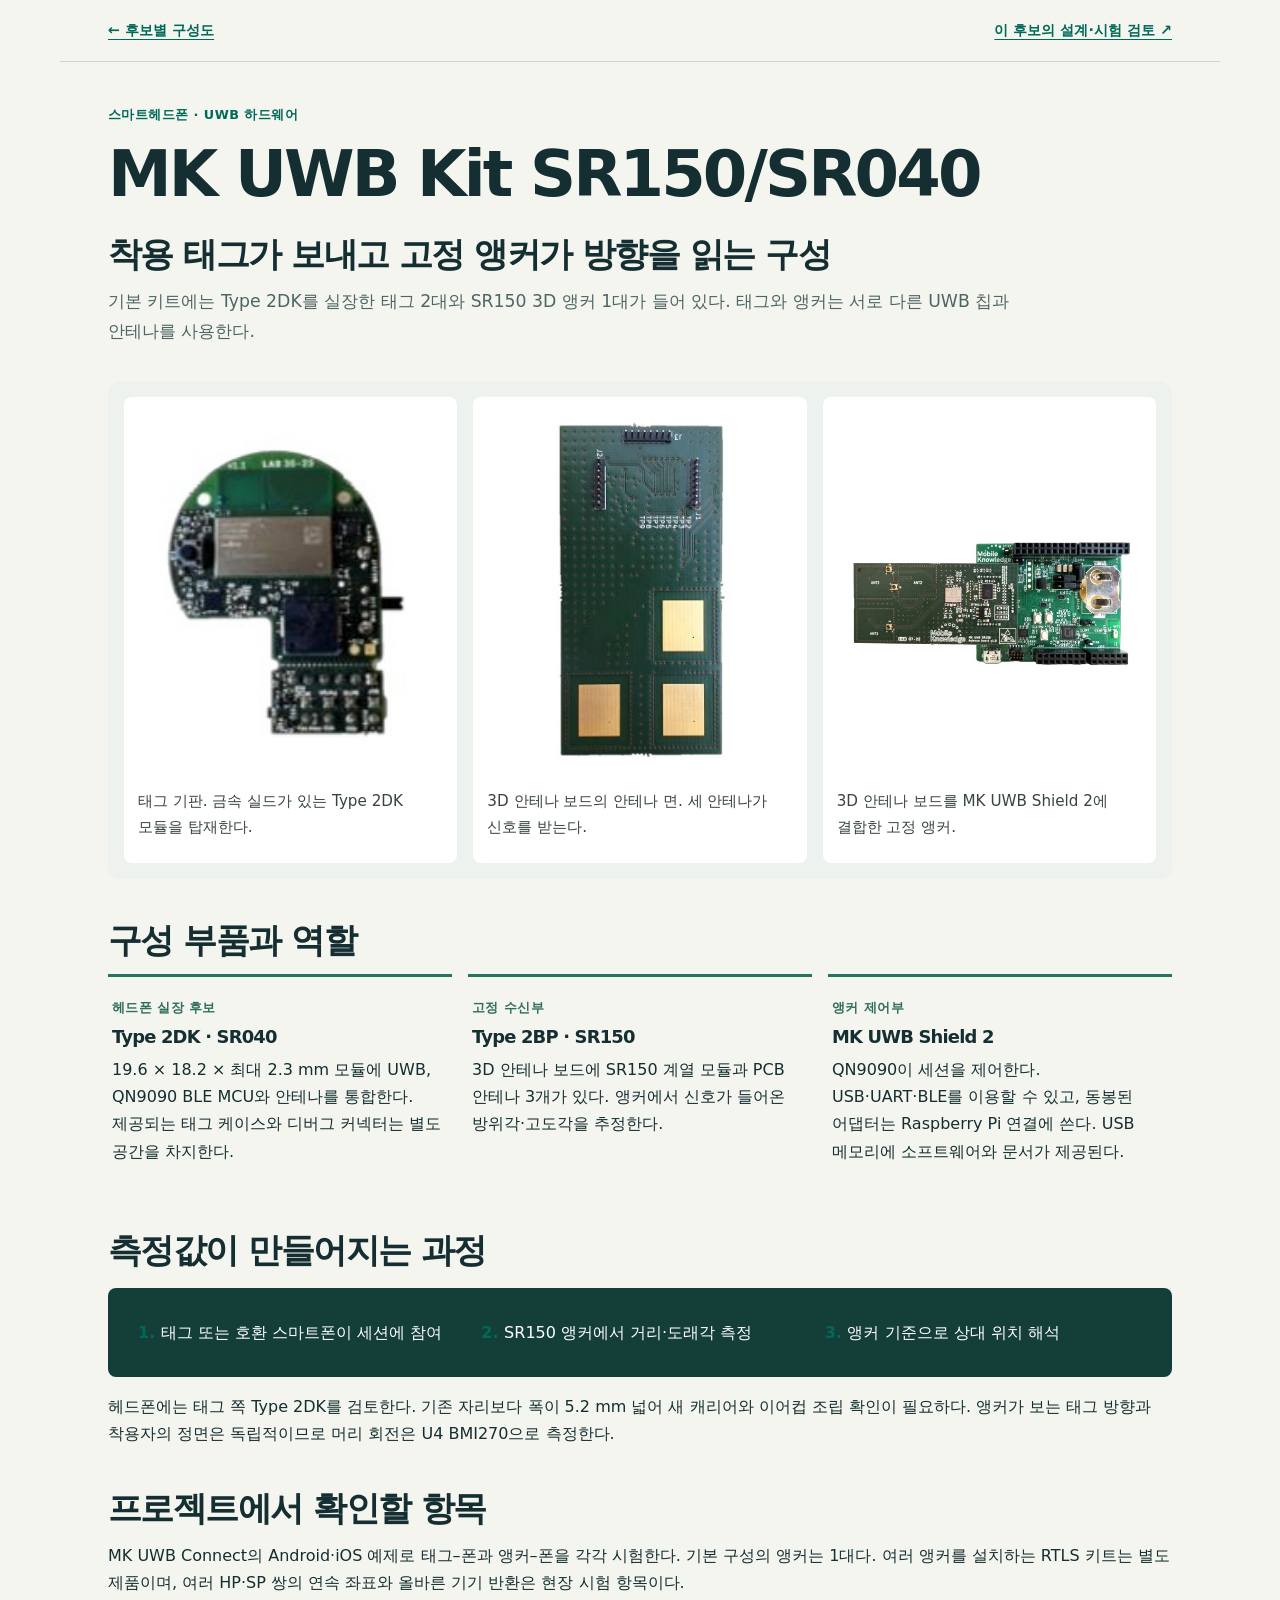
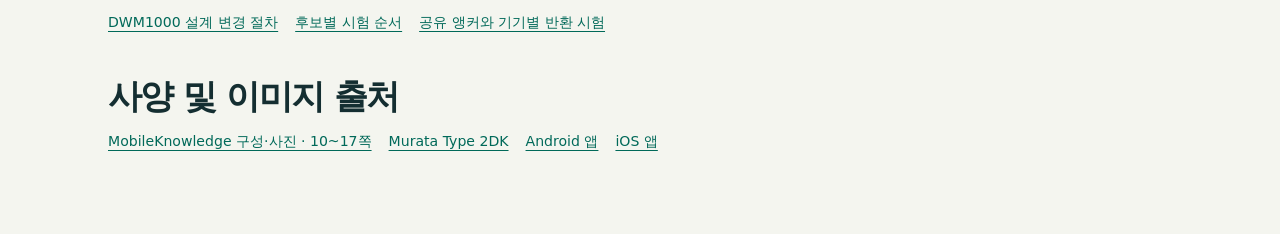
<file: type-2dk-hardware.html>
<!doctype html>
<html lang="ko"><head><meta charset="utf-8"><meta name="viewport" content="width=device-width,initial-scale=1"><title>MK UWB Kit SR150/SR040 부품 구성 | 스마트헤드폰 UWB 조사</title><link rel="stylesheet" href="research.css"><link rel="stylesheet" href="hardware-assets/guide.css"></head>
<body><header><a href="index.html#hardware-guides">← 후보별 구성도</a><a href="type-2dk.html">이 후보의 설계·시험 검토 ↗</a></header><main class="guide">
<div class="intro"><small>스마트헤드폰 · UWB 하드웨어</small><h1>MK UWB Kit SR150/SR040</h1><h2>착용 태그가 보내고 고정 앵커가 방향을 읽는 구성</h2><p>기본 키트에는 Type 2DK를 실장한 태그 2대와 SR150 3D 앵커 1대가 들어 있다. 태그와 앵커는 서로 다른 UWB 칩과 안테나를 사용한다.</p></div>
<div class="gallery"><figure><a href="hardware-assets/mk-tag.jpg"><img src="hardware-assets/mk-tag.jpg" alt="태그 기판. 금속 실드가 있는 Type 2DK 모듈을 탑재한다."></a><figcaption>태그 기판. 금속 실드가 있는 Type 2DK 모듈을 탑재한다.</figcaption></figure>
<figure><a href="hardware-assets/mk-array.jpg"><img src="hardware-assets/mk-array.jpg" alt="3D 안테나 보드의 안테나 면. 세 안테나가 신호를 받는다."></a><figcaption>3D 안테나 보드의 안테나 면. 세 안테나가 신호를 받는다.</figcaption></figure>
<figure><a href="hardware-assets/mk-anchor.jpg"><img src="hardware-assets/mk-anchor.jpg" alt="3D 안테나 보드를 MK UWB Shield 2에 결합한 고정 앵커."></a><figcaption>3D 안테나 보드를 MK UWB Shield 2에 결합한 고정 앵커.</figcaption></figure></div>
<section><h2>구성 부품과 역할</h2><div class="parts"><div><small>헤드폰 실장 후보</small><h3>Type 2DK · SR040</h3><p>19.6 × 18.2 × 최대 2.3 mm 모듈에 UWB, QN9090 BLE MCU와 안테나를 통합한다. 제공되는 태그 케이스와 디버그 커넥터는 별도 공간을 차지한다.</p></div>
<div><small>고정 수신부</small><h3>Type 2BP · SR150</h3><p>3D 안테나 보드에 SR150 계열 모듈과 PCB 안테나 3개가 있다. 앵커에서 신호가 들어온 방위각·고도각을 추정한다.</p></div>
<div><small>앵커 제어부</small><h3>MK UWB Shield 2</h3><p>QN9090이 세션을 제어한다. USB·UART·BLE를 이용할 수 있고, 동봉된 어댑터는 Raspberry Pi 연결에 쓴다. USB 메모리에 소프트웨어와 문서가 제공된다.</p></div></div></section>
<section><h2>측정값이 만들어지는 과정</h2><ol class="pathway"><li>태그 또는 호환 스마트폰이 세션에 참여</li><li>SR150 앵커에서 거리·도래각 측정</li><li>앵커 기준으로 상대 위치 해석</li></ol><p>헤드폰에는 태그 쪽 Type 2DK를 검토한다. 기존 자리보다 폭이 5.2 mm 넓어 새 캐리어와 이어컵 조립 확인이 필요하다. 앵커가 보는 태그 방향과 착용자의 정면은 독립적이므로 머리 회전은 U4 BMI270으로 측정한다.</p></section>
<section><h2>프로젝트에서 확인할 항목</h2><p>MK UWB Connect의 Android·iOS 예제로 태그–폰과 앵커–폰을 각각 시험한다. 기본 구성의 앵커는 1대다. 여러 앵커를 설치하는 RTLS 키트는 별도 제품이며, 여러 HP·SP 쌍의 연속 좌표와 올바른 기기 반환은 현장 시험 항목이다.</p><div class="refs"><a href="type-2dk.html#migration">DWM1000 설계 변경 절차</a>
<a href="type-2dk.html#tests">후보별 시험 순서</a>
<a href="protocol.html#shared-pairs">공유 앵커와 기기별 반환 시험</a></div></section>
<section><h2>사양 및 이미지 출처</h2><div class="refs"><a href="https://www.themobileknowledge.com/wp-content/uploads/2024/02/MK-UWB-Kit-SR150-SR040-product-brief-v1.8.pdf">MobileKnowledge 구성·사진 · 10~17쪽</a>
<a href="https://www.murata.com/en-eu/products/connectivitymodule/ultra-wide-band/nxp/type2dk">Murata Type 2DK</a>
<a href="https://play.google.com/store/apps/details?id=com.themobileknowledge.uwbconnectapp">Android 앱</a>
<a href="https://apps.apple.com/kr/app/mk-uwb-connect/id6444850424">iOS 앱</a></div></section></main></body></html>
</file>
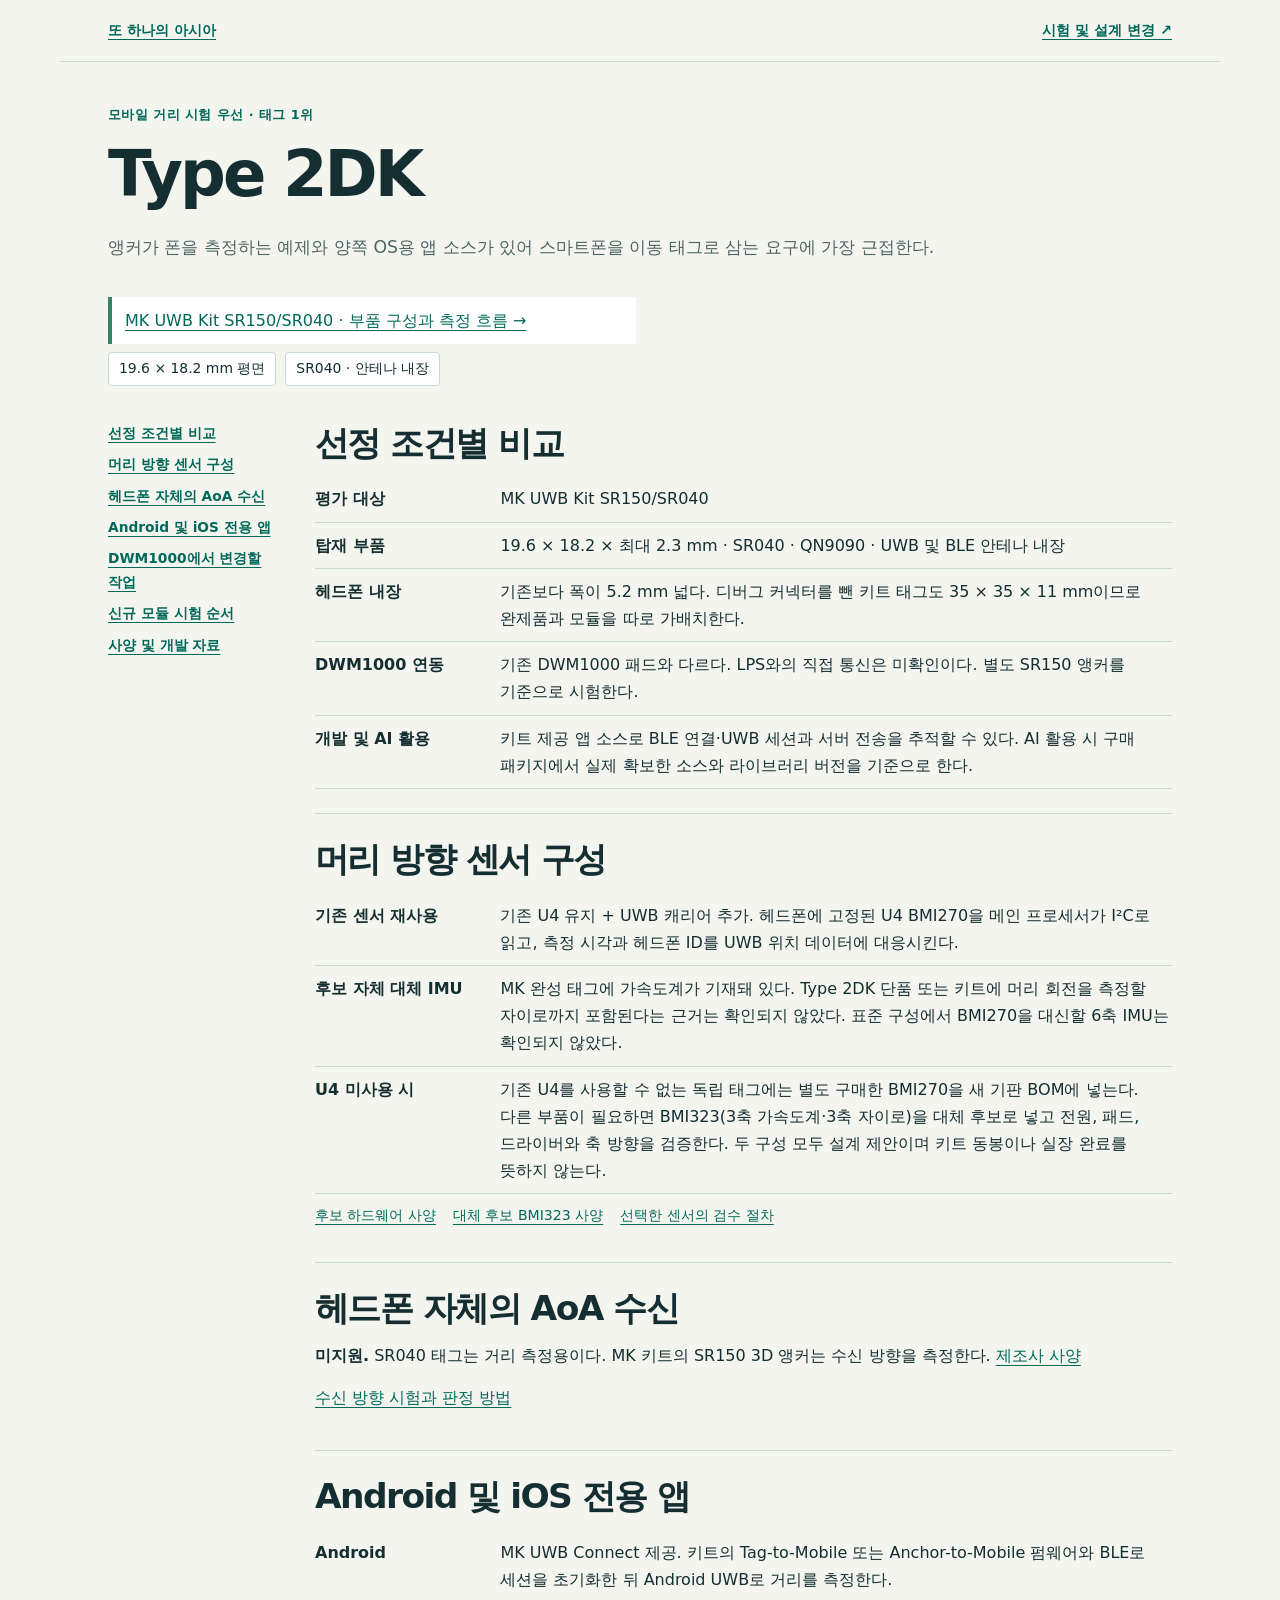
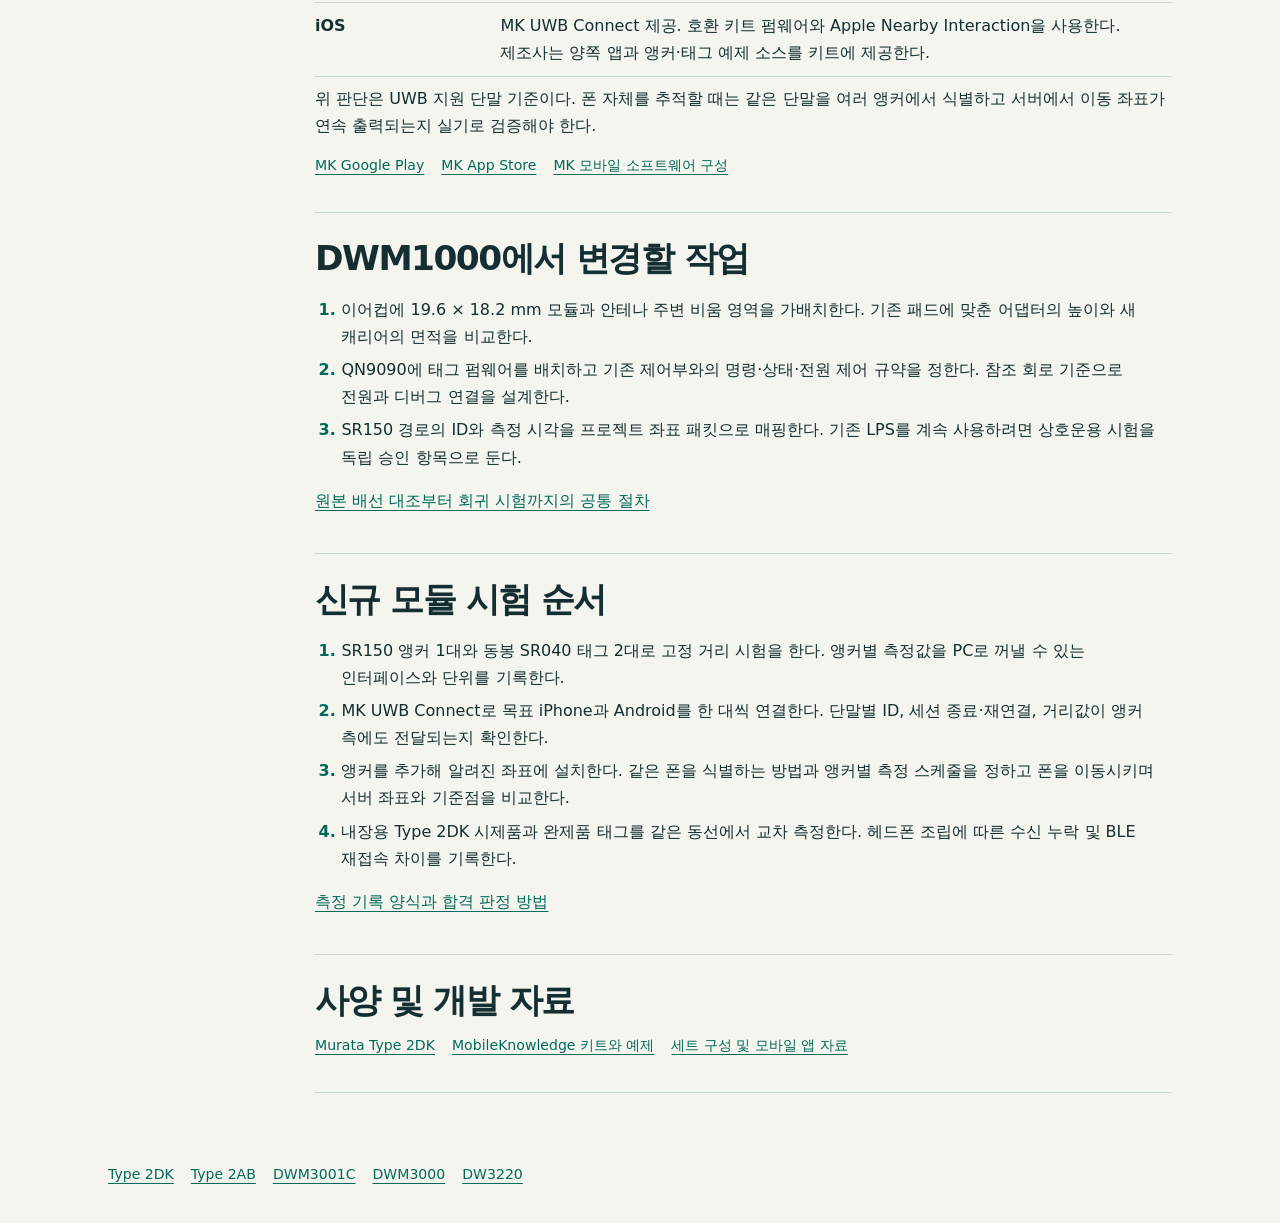
<file: type-2dk.html>
<!doctype html>
<html lang="ko"><head><meta charset="utf-8"><meta name="viewport" content="width=device-width,initial-scale=1"><title>Type 2DK | 또 하나의 아시아</title><link rel="stylesheet" href="research.css"></head><body><header><a href="index.html">또 하나의 아시아</a><a href="protocol.html">시험 및 설계 변경 ↗</a></header><main><div class="intro"><small>모바일 거리 시험 우선 · 태그 1위</small><h1>Type 2DK</h1><p>앵커가 폰을 측정하는 예제와 양쪽 OS용 앱 소스가 있어 스마트폰을 이동 태그로 삼는 요구에 가장 근접한다.</p></div><div class="testlinks"><a href="type-2dk-hardware.html">MK UWB Kit SR150/SR040 · 부품 구성과 측정 흐름 →</a></div><div class="facts"><span>19.6 × 18.2 mm 평면</span><span>SR040 · 안테나 내장</span></div><div class="layout"><nav class="side" aria-label="페이지 목차"><a href="#compare">선정 조건별 비교</a><a href="#head-imu">머리 방향 센서 구성</a><a href="#aoa">헤드폰 자체의 AoA 수신</a><a href="#mobile-apps">Android 및 iOS 전용 앱</a><a href="#migration">DWM1000에서 변경할 작업</a><a href="#tests">신규 모듈 시험 순서</a><a href="#sources">사양 및 개발 자료</a></nav><article><section class="section" id="compare"><h2>선정 조건별 비교</h2><dl><div><dt>평가 대상</dt><dd>MK UWB Kit SR150/SR040</dd></div><div><dt>탑재 부품</dt><dd>19.6 × 18.2 × 최대 2.3 mm · SR040 · QN9090 · UWB 및 BLE 안테나 내장</dd></div><div><dt>헤드폰 내장</dt><dd>기존보다 폭이 5.2 mm 넓다. 디버그 커넥터를 뺀 키트 태그도 35 × 35 × 11 mm이므로 완제품과 모듈을 따로 가배치한다.</dd></div><div><dt>DWM1000 연동</dt><dd>기존 DWM1000 패드와 다르다. LPS와의 직접 통신은 미확인이다. 별도 SR150 앵커를 기준으로 시험한다.</dd></div><div><dt>개발 및 AI 활용</dt><dd>키트 제공 앱 소스로 BLE 연결·UWB 세션과 서버 전송을 추적할 수 있다. AI 활용 시 구매 패키지에서 실제 확보한 소스와 라이브러리 버전을 기준으로 한다.</dd></div></dl></section><section class="section" id="head-imu"><h2>머리 방향 센서 구성</h2><dl><div><dt>기존 센서 재사용</dt><dd>기존 U4 유지 + UWB 캐리어 추가. 헤드폰에 고정된 U4 BMI270을 메인 프로세서가 I²C로 읽고, 측정 시각과 헤드폰 ID를 UWB 위치 데이터에 대응시킨다.</dd></div><div><dt>후보 자체 대체 IMU</dt><dd>MK 완성 태그에 가속도계가 기재돼 있다. Type 2DK 단품 또는 키트에 머리 회전을 측정할 자이로까지 포함된다는 근거는 확인되지 않았다. 표준 구성에서 BMI270을 대신할 6축 IMU는 확인되지 않았다.</dd></div><div><dt>U4 미사용 시</dt><dd>기존 U4를 사용할 수 없는 독립 태그에는 별도 구매한 BMI270을 새 기판 BOM에 넣는다. 다른 부품이 필요하면 BMI323(3축 가속도계·3축 자이로)을 대체 후보로 넣고 전원, 패드, 드라이버와 축 방향을 검증한다. 두 구성 모두 설계 제안이며 키트 동봉이나 실장 완료를 뜻하지 않는다.</dd></div></dl><div class="links"><a href="https://www.themobileknowledge.com/wp-content/uploads/2024/02/MK-UWB-Kit-SR150-SR040-product-brief-v1.8.pdf">후보 하드웨어 사양</a><a href="https://www.bosch-sensortec.com/media/boschsensortec/downloads/product_flyer/bst-bmi323-fl000.pdf">대체 후보 BMI323 사양</a><a href="protocol.html#head-imu">선택한 센서의 검수 절차</a></div></section><section class="section" id="aoa"><h2>헤드폰 자체의 AoA 수신</h2><p><b>미지원.</b> SR040 태그는 거리 측정용이다. MK 키트의 SR150 3D 앵커는 수신 방향을 측정한다. <a href="https://www.themobileknowledge.com/wp-content/uploads/2024/02/MK-UWB-Kit-SR150-SR040-product-brief-v1.8.pdf">제조사 사양</a></p><p><a href="protocol.html#aoa">수신 방향 시험과 판정 방법</a></p></section><section class="section" id="mobile-apps"><h2>Android 및 iOS 전용 앱</h2><dl><div><dt>Android</dt><dd>MK UWB Connect 제공. 키트의 Tag-to-Mobile 또는 Anchor-to-Mobile 펌웨어와 BLE로 세션을 초기화한 뒤 Android UWB로 거리를 측정한다.</dd></div><div><dt>iOS</dt><dd>MK UWB Connect 제공. 호환 키트 펌웨어와 Apple Nearby Interaction을 사용한다. 제조사는 양쪽 앱과 앵커·태그 예제 소스를 키트에 제공한다.</dd></div></dl><p>위 판단은 UWB 지원 단말 기준이다. 폰 자체를 추적할 때는 같은 단말을 여러 앵커에서 식별하고 서버에서 이동 좌표가 연속 출력되는지 실기로 검증해야 한다.</p><div class="links"><a href="https://play.google.com/store/apps/details?id=com.themobileknowledge.uwbconnectapp">MK Google Play</a><a href="https://apps.apple.com/kr/app/mk-uwb-connect/id6444850424">MK App Store</a><a href="https://www.themobileknowledge.com/wp-content/uploads/2024/02/MK-UWB-Kit-Mobile-edition-2.0-Product-brief-v1.2.pdf">MK 모바일 소프트웨어 구성</a></div></section><section class="section" id="migration"><h2>DWM1000에서 변경할 작업</h2><ol><li>이어컵에 19.6 × 18.2 mm 모듈과 안테나 주변 비움 영역을 가배치한다. 기존 패드에 맞춘 어댑터의 높이와 새 캐리어의 면적을 비교한다.</li><li>QN9090에 태그 펌웨어를 배치하고 기존 제어부와의 명령·상태·전원 제어 규약을 정한다. 참조 회로 기준으로 전원과 디버그 연결을 설계한다.</li><li>SR150 경로의 ID와 측정 시각을 프로젝트 좌표 패킷으로 매핑한다. 기존 LPS를 계속 사용하려면 상호운용 시험을 독립 승인 항목으로 둔다.</li></ol><p><a href="protocol.html#change">원본 배선 대조부터 회귀 시험까지의 공통 절차</a></p></section><section class="section" id="tests"><h2>신규 모듈 시험 순서</h2><ol><li>SR150 앵커 1대와 동봉 SR040 태그 2대로 고정 거리 시험을 한다. 앵커별 측정값을 PC로 꺼낼 수 있는 인터페이스와 단위를 기록한다.</li><li>MK UWB Connect로 목표 iPhone과 Android를 한 대씩 연결한다. 단말별 ID, 세션 종료·재연결, 거리값이 앵커 측에도 전달되는지 확인한다.</li><li>앵커를 추가해 알려진 좌표에 설치한다. 같은 폰을 식별하는 방법과 앵커별 측정 스케줄을 정하고 폰을 이동시키며 서버 좌표와 기준점을 비교한다.</li><li>내장용 Type 2DK 시제품과 완제품 태그를 같은 동선에서 교차 측정한다. 헤드폰 조립에 따른 수신 누락 및 BLE 재접속 차이를 기록한다.</li></ol><p><a href="protocol.html#accept">측정 기록 양식과 합격 판정 방법</a></p></section><section class="section" id="sources"><h2>사양 및 개발 자료</h2><div class="links"><a href="https://www.murata.com/en-eu/products/connectivitymodule/ultra-wide-band/nxp/type2dk">Murata Type 2DK</a><a href="https://www.themobileknowledge.com/product/mk-uwb-kit-sr150-sr040/">MobileKnowledge 키트와 예제</a><a href="https://www.themobileknowledge.com/wp-content/uploads/2024/02/MK-UWB-Kit-SR150-SR040-product-brief-v1.8.pdf">세트 구성 및 모바일 앱 자료</a></div></section></article></div></main><footer><div class="refs"><a href="type-2dk.html">Type 2DK</a><a href="type-2ab.html">Type 2AB</a><a href="dwm3001c.html">DWM3001C</a><a href="dwm3000.html">DWM3000</a><a href="dw3220.html">DW3220</a></div></footer></body></html>
</file>
<file: research.css>
:root{--ink:#142e31;--muted:#4e6564;--accent:#006959;--blue:#265e88;--line:#cad8d3;--pale:#e7f2eb;--bg:#f4f5ef}*{box-sizing:border-box}html{scroll-behavior:smooth;scroll-padding-top:16px}body{margin:0;color:var(--ink);background:var(--bg);font:16px/1.7 system-ui,"Malgun Gothic",sans-serif;word-break:keep-all;overflow-wrap:anywhere}a{color:var(--accent);text-underline-offset:4px}a:focus-visible,input:focus-visible,button:focus-visible,summary:focus-visible{outline:3px solid #a65c18;outline-offset:3px}header,main,footer{width:min(1160px,100%);margin:auto;padding:0 clamp(16px,4vw,48px)}header{display:flex;align-items:center;justify-content:space-between;gap:16px;min-height:62px;font-size:.9rem;border-bottom:1px solid var(--line)}header a,nav a{font-weight:650}main{padding-bottom:40px}h1,h2,h3{line-height:1.24;letter-spacing:-.045em;text-wrap:balance}h1{font-size:clamp(2.1rem,5.2vw,4rem);margin:8px 0 18px}h2{font-size:clamp(1.5rem,3vw,2.15rem);margin:0 0 12px}h3{font-size:1.12rem;margin:15px 0 5px}p{margin:8px 0 15px}.intro{padding:38px 0 20px}.intro p,.lead{max-width:56em;color:var(--muted);font-size:1.08rem}.kicker,small{font-size:.8rem;font-weight:720;color:var(--accent);letter-spacing:.035em}.toc,.links,.refs,footer nav{display:flex;flex-wrap:wrap;gap:7px 17px;font-size:.88rem}.toc{padding:12px 0;border-block:1px solid var(--line)}.section{padding:32px 0;border-bottom:1px solid var(--line);scroll-margin-top:12px}.section>p{max-width:65em}.control{border:0;margin:0;padding:0;display:flex;flex-wrap:wrap;gap:8px}.control legend{font-size:.84rem;margin:0 0 6px;color:#b9d4ce}.control label{cursor:pointer;display:inline-flex;align-items:center;gap:5px;background:#24494a;color:#fff;border:1px solid #658180;border-radius:6px;padding:7px 12px}.control label:has(input:checked){background:#c5ebce;color:#173c30;border-color:#c5ebce}input[type=radio]{accent-color:#18755f}.system{background:#153c3c;color:#fff;padding:clamp(18px,3.5vw,38px);border-radius:14px;margin-top:20px}.system h2{color:white}.system a{color:#cbf4dd}.system .status{color:#d8e9df}.route{display:grid;grid-template-columns:1fr auto 1fr auto 1fr;align-items:stretch;gap:10px;margin:20px 0 12px}.node{border:1px solid #638381;border-radius:8px;padding:14px;background:#204547}.node strong,.node span{display:block}.node span{font-size:.9rem;color:#d3e5df}.arrow{align-self:center;color:#9ed3ba;font-size:24px}.signal{display:grid;grid-template-columns:repeat(3,1fr);gap:12px}.signal>div,.choice{background:white;border:1px solid var(--line);border-radius:8px;padding:17px}.signal strong,.signal span{display:block}.signal span{font-size:.9rem;color:var(--muted)}.compare{overflow:auto;border-radius:8px}table{width:100%;border-collapse:collapse;background:white;font-size:.93rem;text-align:left}th,td{padding:10px 12px;border-bottom:1px solid var(--line);vertical-align:top}th{background:#dce9e2;color:#243f37}td:first-child{font-weight:660}figure{margin:0}figcaption,.caption{font-size:.85rem;color:var(--muted);margin:8px 0}.hardware{display:grid;grid-template-columns:minmax(0,1fr) minmax(0,1fr);gap:16px}.drawing,.footprints{border:1px solid var(--line);border-radius:8px;background:white;padding:14px}.drawing img{width:100%;height:210px;object-fit:contain}.chips{display:grid;grid-template-columns:repeat(2,minmax(0,1fr));gap:9px}.chip{display:flex;align-items:flex-start;justify-content:flex-end;flex-direction:column;min-height:83px}.chip i{display:block;width:calc(var(--w)*3px);height:calc(var(--h)*3px);background:#b9d9c7;border:1px solid #3c776a;border-radius:2px}.chip b,.chip span{font-size:.78rem}.chip span{color:var(--muted)}.layout{display:grid;grid-template-columns:175px minmax(0,1fr);gap:32px;align-items:start}.side{position:sticky;top:15px;display:grid;gap:8px;padding:24px 0;font-size:.86rem}.layout .section{padding:24px 0}dl{margin:0}dl div{display:grid;grid-template-columns:minmax(105px,20%) 1fr;gap:14px;padding:9px 0;border-bottom:1px solid var(--line)}dt{font-weight:bold}dd{margin:0}ol{padding-left:1.65em}li{margin:6px 0}li::marker{color:var(--accent);font-weight:bold}.links,.refs{margin:10px 0}footer{padding-top:20px;padding-bottom:26px;color:var(--muted)}details{border-bottom:1px solid var(--line);padding:9px 0}summary{cursor:pointer;color:var(--accent);font-weight:650}.testlinks{display:grid;grid-template-columns:repeat(2,minmax(0,1fr));gap:9px}.testlinks a{display:block;background:#fff;border-left:4px solid #3a816b;padding:10px 13px}.actions{display:flex;gap:14px;align-items:center;flex-wrap:wrap}.actions input{width:4.5em;font:inherit;border-radius:4px;border:0;padding:2px 6px}.facts{display:flex;gap:9px;flex-wrap:wrap;margin:8px 0 12px}.facts span{font-size:.87rem;padding:4px 10px;border:1px solid var(--line);border-radius:4px;background:white}.alias{display:block;height:0} @media(max-width:760px){.hardware,.layout,.signal{grid-template-columns:1fr}.side{position:static;display:flex;flex-wrap:wrap;padding:12px 0;border-bottom:1px solid var(--line);gap:6px 15px}.layout{gap:0}.intro{padding-top:24px}.compare table{min-width:620px}.route{grid-template-columns:1fr;gap:4px}.arrow{font-size:16px;justify-self:center;transform:rotate(90deg)}.node{padding:8px 12px}.testlinks{grid-template-columns:1fr}.section{padding:24px 0}dl div{display:block}dd{margin-top:3px}}@media(prefers-reduced-motion:reduce){html{scroll-behavior:auto}}@media print{.side,.toc,.control,header,footer,.actions{display:none}.layout{display:block}body{background:white}.section{padding:12px 0}.system{background:white;color:black;border:1px solid gray}.system *{color:black!important}.node{background:white}tr,figure,.signal{break-inside:avoid}}
</file>
<file: hardware-assets/guide.css>
.gallery,.parts,.pathway{display:grid;gap:1rem;grid-template-columns:repeat(auto-fit,minmax(min(100%,225px),1fr))}
.gallery{padding:1rem;background:#edf2ef;border-radius:12px}.gallery figure{margin:0;background:white;padding:14px;border-radius:8px}.gallery img{width:100%;height:clamp(180px,28vw,380px);object-fit:contain;display:block}.gallery figcaption{max-width:75ch;font-size:.95rem;padding:12px 0 0;color:#37443f}
.parts>div{border-top:3px solid #277260;padding:16px 4px}.parts h3{margin:6px 0}.parts p{margin:.5rem 0}.parts small{color:#316d5f}.pathway{list-style:decimal inside;background:#143f39;color:white;padding:20px 25px;border-radius:8px}.pathway li{padding:5px}.guide h1,.guide h2{overflow-wrap:anywhere}.guide section{margin:2.5rem 0}.guide .refs a{overflow-wrap:anywhere}
</file>
